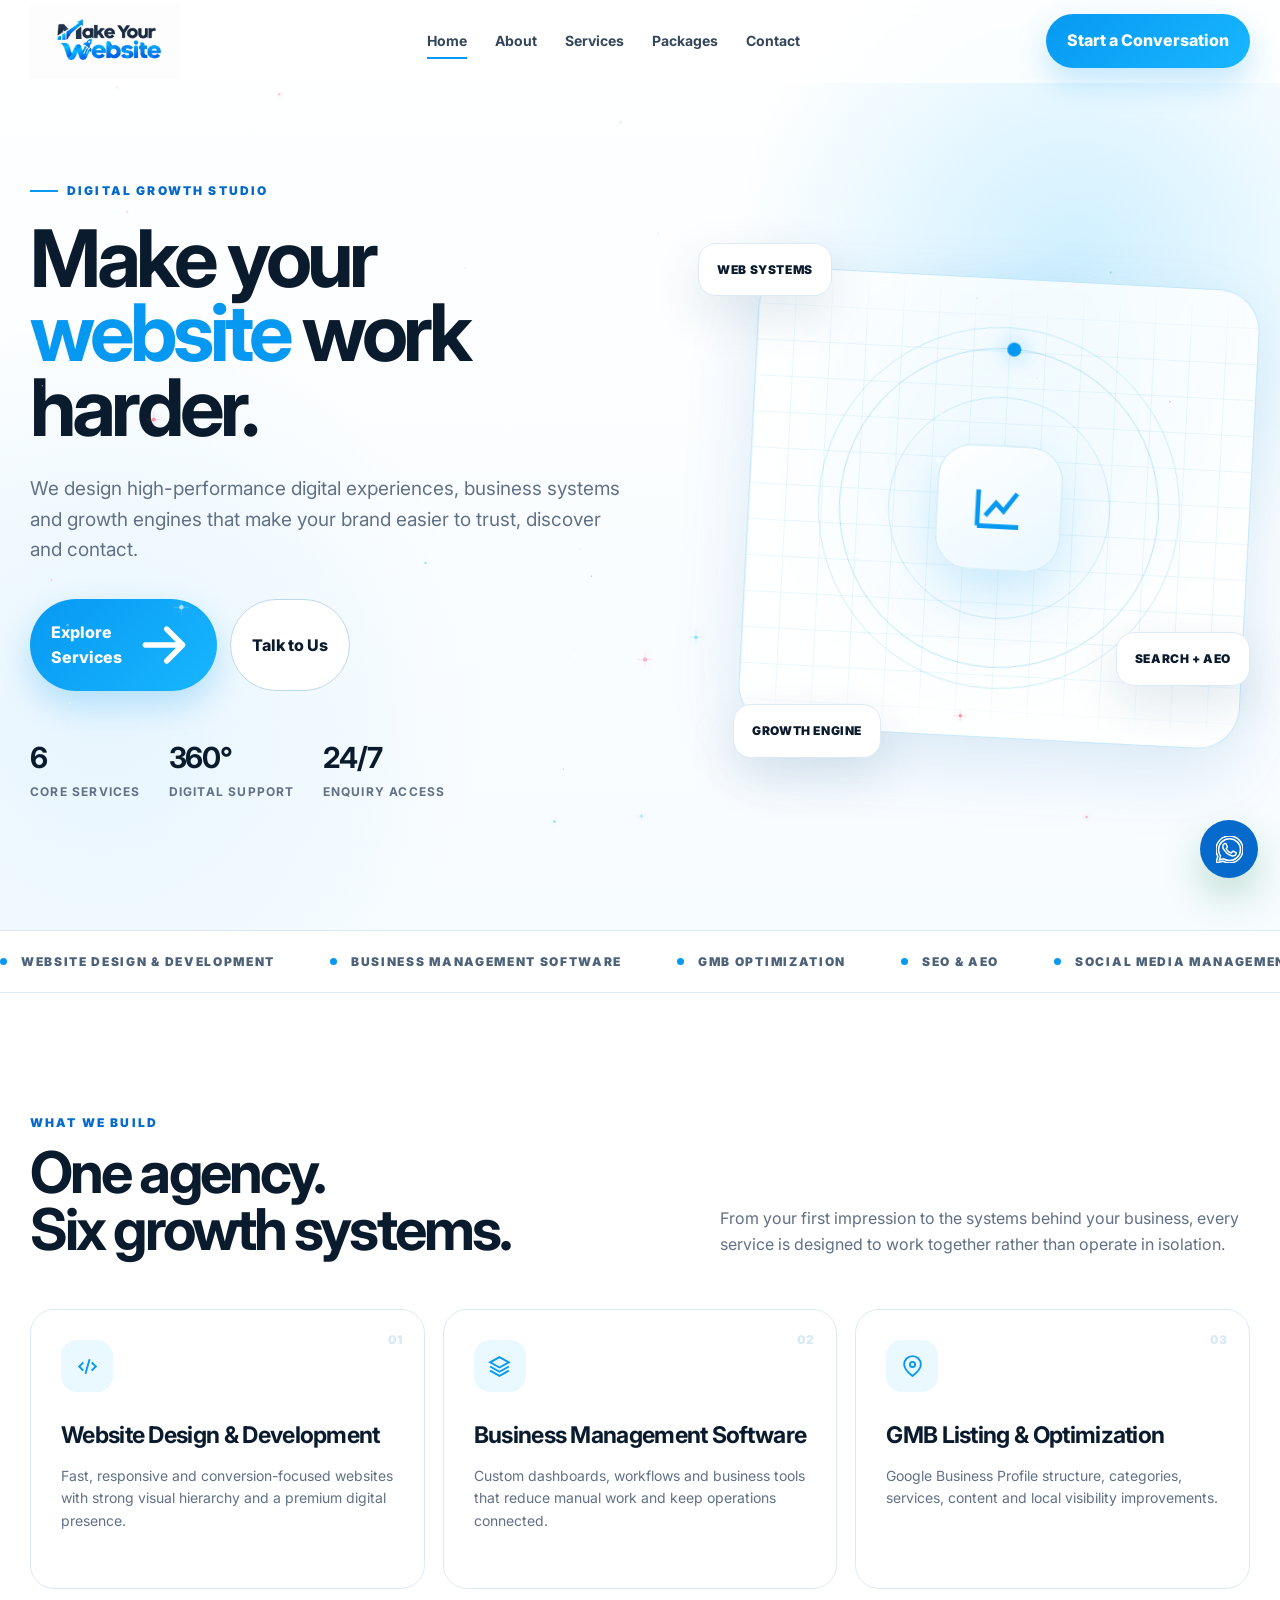
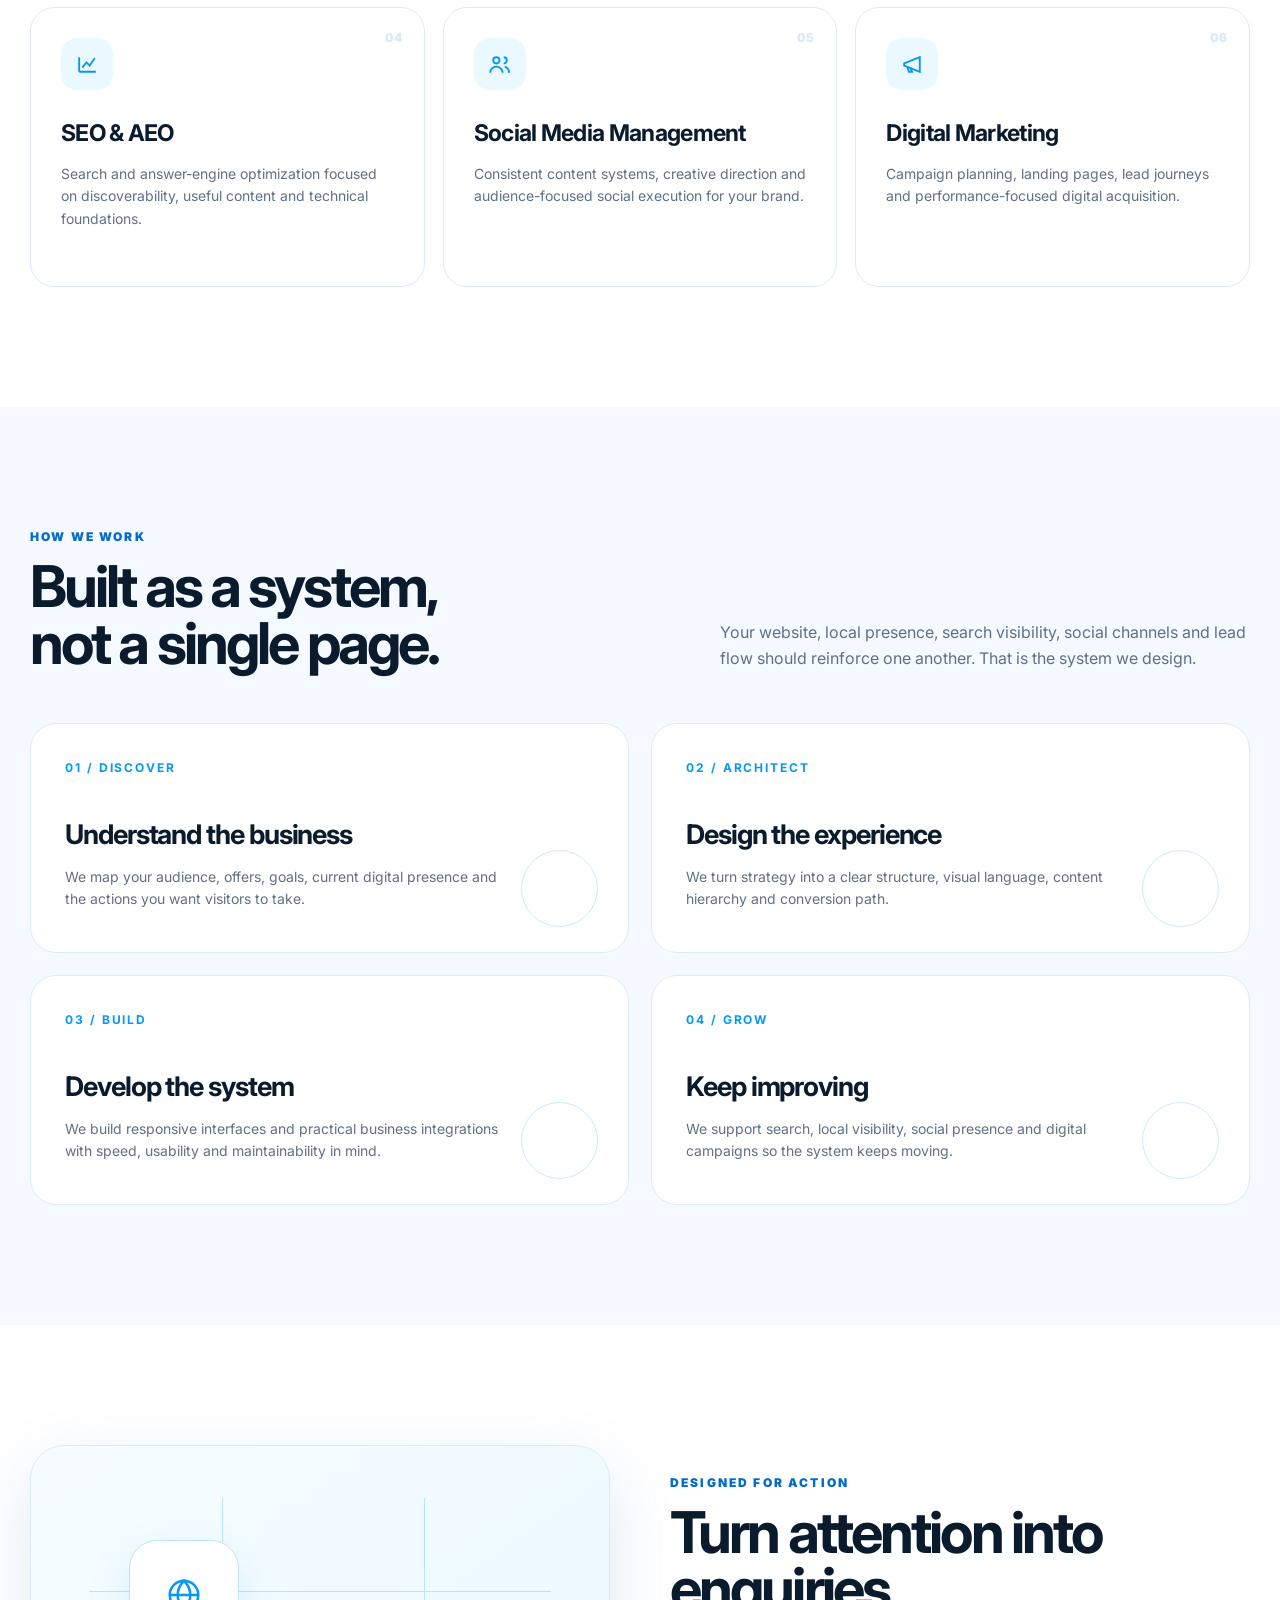
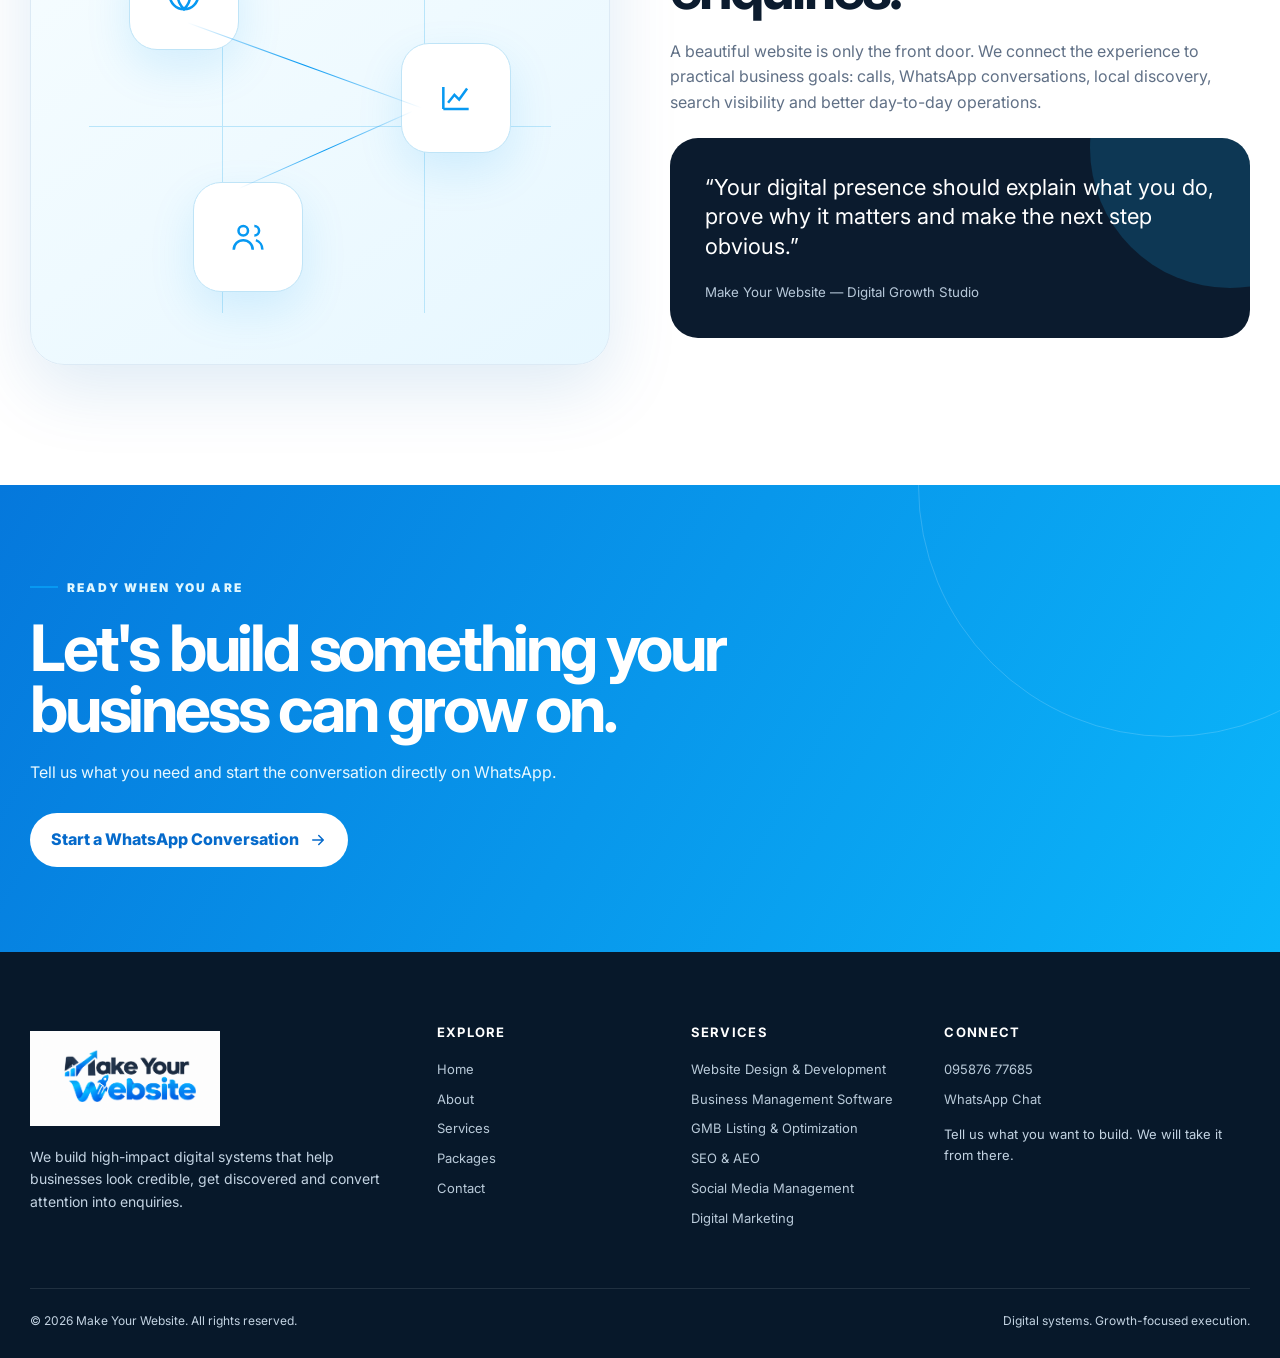
<file: index.html>
<!doctype html>
<html lang="en">
<head>
<meta charset="utf-8">
<meta name="viewport" content="width=device-width,initial-scale=1">
<title>Home | Make Your Website</title>
<meta name="description" content="Make Your Website builds modern websites, business software, Google Business Profile optimization, SEO, AEO, social media and digital marketing systems.">
<link rel="preconnect" href="https://fonts.googleapis.com">
<link rel="preconnect" href="https://fonts.gstatic.com" crossorigin>
<link href="https://fonts.googleapis.com/css2?family=Inter:wght@400;500;600;700;800;900&display=swap" rel="stylesheet">
<link rel="stylesheet" href="style.css">


</head>
<body>
<div class="cursor-glow"></div>

<header class="site-header">
  <div class="container nav">
    <a class="brand" href="index.html"><img src="assets/our-logo.png" alt="Make Your Website"></a>
    <nav class="nav-links">
      <a class="active" href="index.html">Home</a>
      <a href="about.html">About</a>
      <a href="services.html">Services</a>
      <a href="packages.html">Packages</a>
      <a href="contact.html">Contact</a>
    </nav>
    <a class="nav-cta" href="https://wa.me/919587677685?text=Hello%20Make%20Your%20Website%2C%20I%20want%20to%20discuss%20a%20project." target="_blank" rel="noopener">Start a Conversation</a>
    <button class="menu-toggle" aria-label="Open menu"><span></span><span></span><span></span></button>
  </div>
</header>


<main>
<section class="hero">
 <div class="container hero-grid">
  <div class="reveal">
   <div class="eyebrow">Digital Growth Studio</div>
   <h1>Make your <span>website</span> work harder.</h1>
   <p class="hero-copy">We design high-performance digital experiences, business systems and growth engines that make your brand easier to trust, discover and contact.</p>
   <div class="actions">
    <a class="btn btn-primary" href="services.html">
    Explore Services 
  <svg viewBox="0 0 24 24" fill="none" stroke="currentColor" stroke-width="2" stroke-linecap="round" stroke-linejoin="round">
    <path d="M5 12h13M13 6l6 6-6 6"/>
  </svg>
    </a>
    <a class="btn btn-outline" href="https://wa.me/919587677685?text=Hello%20Make%20Your%20Website%2C%20I%20want%20to%20discuss%20my%20business." target="_blank" rel="noopener">Talk to Us</a>
   </div>
   <div class="hero-meta">
    <div class="metric"><strong>6</strong><span>Core Services</span></div>
    <div class="metric"><strong>360°</strong><span>Digital Support</span></div>
    <div class="metric"><strong>24/7</strong><span>Enquiry Access</span></div>
   </div>
  </div>
  <div class="hero-art reveal">
   <div class="glow-orb"></div><div class="arch-card"><div class="grid-lines"></div><div class="orbit"><i></i></div>
    <div class="center-mark"><svg viewBox="0 0 24 24"><path d="M4 19V5M4 19h16"/><path d="m7 15 4-5 3 3 5-7"/></svg></div>
   </div>
   <div class="floating-card one">WEB SYSTEMS</div>
   <div class="floating-card two">SEARCH + AEO</div>
   <div class="floating-card three">GROWTH ENGINE</div>
  </div>
 </div>
</section>

<div class="ticker"><div class="ticker-track">
 <span class="ticker-item">Website Design & Development</span><span class="ticker-item">Business Management Software</span><span class="ticker-item">GMB Optimization</span><span class="ticker-item">SEO & AEO</span><span class="ticker-item">Social Media Management</span><span class="ticker-item">Digital Marketing</span>
 <span class="ticker-item">Website Design & Development</span><span class="ticker-item">Business Management Software</span><span class="ticker-item">GMB Optimization</span><span class="ticker-item">SEO & AEO</span><span class="ticker-item">Social Media Management</span><span class="ticker-item">Digital Marketing</span>
</div></div>

<section class="section">
 <div class="container">
  <div class="section-head reveal"><div><div class="section-kicker">What we build</div><h2>One agency.<br>Six growth systems.</h2></div><p class="section-intro">From your first impression to the systems behind your business, every service is designed to work together rather than operate in isolation.</p></div>
  <div class="service-grid">
   <article class="service-card reveal" id="web"><span class="num">01</span><div class="icon-box"><svg viewBox="0 0 24 24"><path d="m8 8-4 4 4 4M16 8l4 4-4 4M14 5l-4 14"/></svg></div><h3>Website Design & Development</h3><p>Fast, responsive and conversion-focused websites with strong visual hierarchy and a premium digital presence.</p></article>
   <article class="service-card reveal"><span class="num">02</span><div class="icon-box"><svg viewBox="0 0 24 24"><path d="m12 3 9 5-9 5-9-5 9-5Z"/><path d="m3 12 9 5 9-5M3 16l9 5 9-5"/></svg></div><h3>Business Management Software</h3><p>Custom dashboards, workflows and business tools that reduce manual work and keep operations connected.</p></article>
   <article class="service-card reveal"><span class="num">03</span><div class="icon-box"><svg viewBox="0 0 24 24"><path d="M20 10c0 5-8 11-8 11S4 15 4 10a8 8 0 1 1 16 0Z"/><circle cx="12" cy="10" r="2.5"/></svg></div><h3>GMB Listing & Optimization</h3><p>Google Business Profile structure, categories, services, content and local visibility improvements.</p></article>
   <article class="service-card reveal"><span class="num">04</span><div class="icon-box"><svg viewBox="0 0 24 24"><path d="M4 19V5M4 19h16"/><path d="m7 15 4-5 3 3 5-7"/></svg></div><h3>SEO & AEO</h3><p>Search and answer-engine optimization focused on discoverability, useful content and technical foundations.</p></article>
   <article class="service-card reveal"><span class="num">05</span><div class="icon-box"><svg viewBox="0 0 24 24"><circle cx="9" cy="8" r="3"/><path d="M3 20a6 6 0 0 1 12 0M16 11a3 3 0 1 0 0-6M17 14a6 6 0 0 1 4 6"/></svg></div><h3>Social Media Management</h3><p>Consistent content systems, creative direction and audience-focused social execution for your brand.</p></article>
   <article class="service-card reveal"><span class="num">06</span><div class="icon-box"><svg viewBox="0 0 24 24"><path d="m4 11 15-6v14L4 13v-2Z"/><path d="M7 14l1.5 5h3L10 15"/></svg></div><h3>Digital Marketing</h3><p>Campaign planning, landing pages, lead journeys and performance-focused digital acquisition.</p></article>
  </div>
 </div>
</section>

<section class="section section-soft">
 <div class="container">
  <div class="section-head reveal"><div><div class="section-kicker">How we work</div><h2>Built as a system,<br>not a single page.</h2></div><p class="section-intro">Your website, local presence, search visibility, social channels and lead flow should reinforce one another. That is the system we design.</p></div>
  <div class="process">
   <article class="process-card reveal"><strong>01 / DISCOVER</strong><h3>Understand the business</h3><p>We map your audience, offers, goals, current digital presence and the actions you want visitors to take.</p></article>
   <article class="process-card reveal"><strong>02 / ARCHITECT</strong><h3>Design the experience</h3><p>We turn strategy into a clear structure, visual language, content hierarchy and conversion path.</p></article>
   <article class="process-card reveal"><strong>03 / BUILD</strong><h3>Develop the system</h3><p>We build responsive interfaces and practical business integrations with speed, usability and maintainability in mind.</p></article>
   <article class="process-card reveal"><strong>04 / GROW</strong><h3>Keep improving</h3><p>We support search, local visibility, social presence and digital campaigns so the system keeps moving.</p></article>
  </div>
 </div>
</section>

<section class="section">
 <div class="container split">
  <div class="visual-panel reveal">
   <div class="line h h1"></div><div class="line h h2"></div><div class="line v v1"></div><div class="line v v2"></div>
   <div class="node a"><svg viewBox="0 0 24 24"><circle cx="12" cy="12" r="9"/><path d="M3 12h18M12 3c3 3 4 6 4 9s-1 6-4 9c-3-3-4-6-4-9s1-6 4-9z"/></svg></div><div class="node b"><svg viewBox="0 0 24 24"><path d="M4 19V5M4 19h16"/><path d="m7 15 4-5 3 3 5-7"/></svg></div><div class="node c"><svg viewBox="0 0 24 24"><circle cx="9" cy="8" r="3"/><path d="M3 20a6 6 0 0 1 12 0M16 11a3 3 0 1 0 0-6M17 14a6 6 0 0 1 4 6"/></svg></div>
   <div class="connector one"></div><div class="connector two"></div>
  </div>
  <div class="reveal">
   <div class="section-kicker">Designed for action</div><h2>Turn attention into enquiries.</h2>
   <p style="color:var(--muted);margin:22px 0">A beautiful website is only the front door. We connect the experience to practical business goals: calls, WhatsApp conversations, local discovery, search visibility and better day-to-day operations.</p>
   <div class="quote-box"><p>“Your digital presence should explain what you do, prove why it matters and make the next step obvious.”</p><small>Make Your Website — Digital Growth Studio</small></div>
  </div>
 </div>
</section>

<section class="cta-band">
 <div class="container">
  <div class="eyebrow" style="color:#dff7ff">Ready when you are</div>
  <h2>Let's build something your business can grow on.</h2>
  <p>Tell us what you need and start the conversation directly on WhatsApp.</p>
   <a class="btn btn-white" href="https://wa.me/919587677685?text=Hello%20Make%20Your%20Website%2C%20I%20want%20to%20start%20a%20project." target="_blank" rel="noopener">
  Start a WhatsApp Conversation 
  <svg viewBox="0 0 24 24" width="18" height="18" fill="none" stroke="currentColor" stroke-width="2" stroke-linecap="round" stroke-linejoin="round">
    <path d="M5 12h13M13 6l6 6-6 6"/>
  </svg>
</a>
</div>
</section>
</main>


<footer class="footer">
  <div class="container">
    <div class="footer-grid">
      <div>
        <a class="brand" href="index.html"><img src="assets/our-logo.png" alt="Make Your Website"></a>
        <p style="margin-top:20px;max-width:360px;font-size:14px">We build high-impact digital systems that help businesses look credible, get discovered and convert attention into enquiries.</p>
      </div>
      <div>
        <h4>Explore</h4>
        <a href="index.html">Home</a><a href="about.html">About</a><a href="services.html">Services</a><a href="packages.html">Packages</a><a href="contact.html">Contact</a>
      </div>
      <div>
        <h4>Services</h4>
        <a href="services.html#web">Website Design & Development</a>
        <a href="services.html#software">Business Management Software</a>
        <a href="services.html#gbp">GMB Listing & Optimization</a>
        <a href="services.html#seo">SEO & AEO</a>
        <a href="services.html#social">Social Media Management</a>
        <a href="services.html#marketing">Digital Marketing</a>
      </div>
      <div>
        <h4>Connect</h4>
        <a href="tel:+919587677685">095876 77685</a>
        <a href="https://wa.me/919587677685?text=Hello%20Make%20Your%20Website" target="_blank" rel="noopener">WhatsApp Chat</a>
        <p style="font-size:13px;margin-top:15px">Tell us what you want to build. We will take it from there.</p>
      </div>
    </div>
    <div class="footer-bottom"><span>© 2026 Make Your Website. All rights reserved.</span><span>Digital systems. Growth-focused execution.</span></div>
  </div>
</footer>
<a class="floating-wa" href="https://wa.me/919587677685?text=Hello%20Make%20Your%20Website%2C%20I%20want%20to%20start%20a%20project." target="_blank" rel="noopener" aria-label="Chat on WhatsApp">
  <svg viewBox="0 0 32 32" width="28" height="28" fill="currentColor" xmlns="http://www.w3.org/2000/svg">
    <path d="M16.004 0C7.164 0 0 7.163 0 16.002c0 2.822.738 5.577 2.14 8.003L0 32l8.2-2.153a15.94 15.94 0 0 0 7.803 2.05h.005c8.838 0 16-7.163 16-16.001 0-4.274-1.665-8.293-4.689-11.316A15.9 15.9 0 0 0 16.004 0zm0 29.088a12.9 12.9 0 0 1-6.607-1.81l-.474-.281-4.868 1.278 1.3-4.744-.309-.487a12.9 12.9 0 0 1-1.98-6.883c0-7.148 5.816-12.963 12.964-12.963 3.462 0 6.716 1.35 9.163 3.8a12.87 12.87 0 0 1 3.795 9.17c-.001 7.147-5.817 12.92-12.984 12.92zm7.106-9.695c-.389-.195-2.302-1.136-2.66-1.266-.357-.13-.617-.195-.877.195-.26.389-1.006 1.266-1.234 1.526-.227.26-.454.292-.843.098-.389-.195-1.643-.606-3.13-1.933-1.157-1.032-1.938-2.307-2.165-2.696-.227-.389-.024-.6.171-.794.176-.175.389-.454.584-.681.194-.227.259-.389.389-.649.13-.26.065-.487-.033-.681-.098-.195-.877-2.113-1.202-2.894-.316-.76-.638-.657-.877-.67-.227-.011-.487-.013-.746-.013a1.44 1.44 0 0 0-1.038.487c-.357.389-1.363 1.331-1.363 3.246 0 1.914 1.395 3.764 1.589 4.024.194.26 2.746 4.194 6.653 5.882.93.402 1.657.642 2.223.822.934.297 1.783.255 2.455.155.749-.112 2.302-.941 2.627-1.85.324-.909.324-1.688.227-1.85-.097-.163-.357-.26-.746-.454z"/>
  </svg>
</a>
<div class="toast" id="toast"></div>

<script src="script.js"></script>
</body>
</html>
</file>
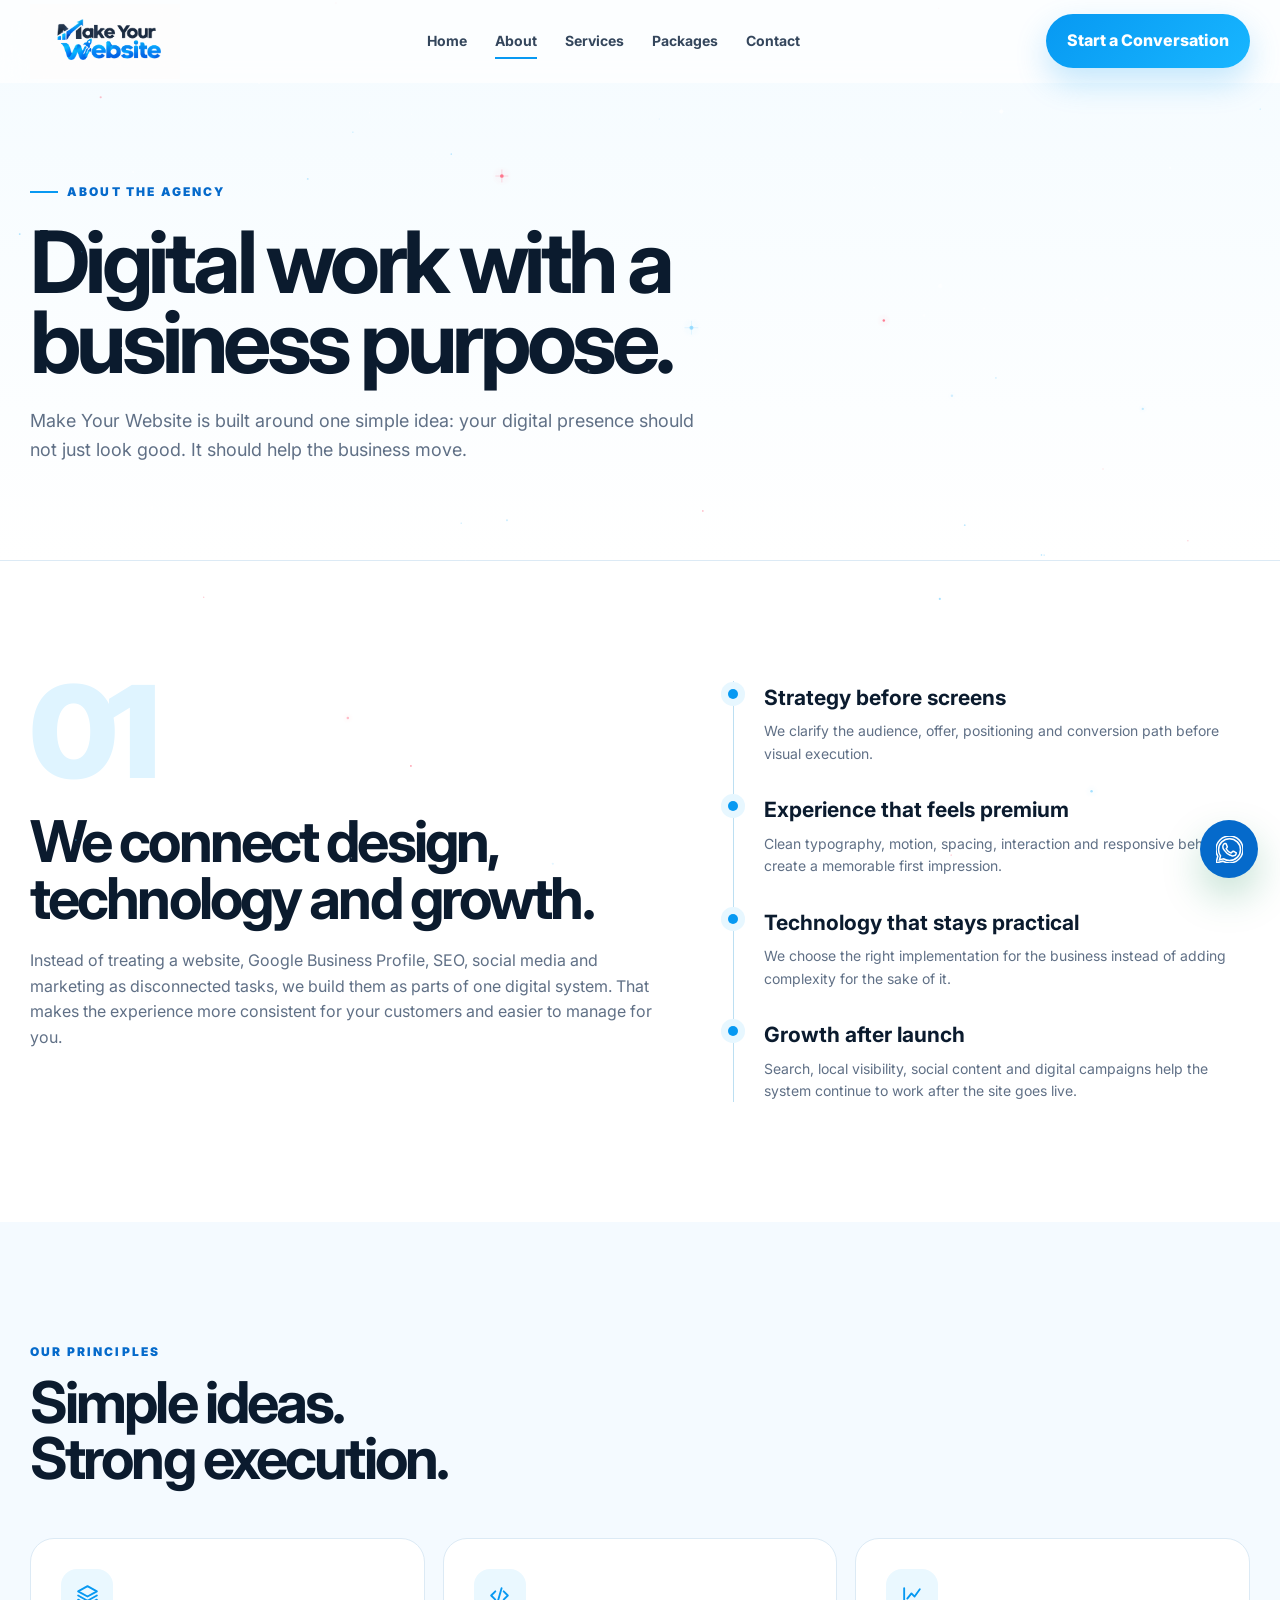
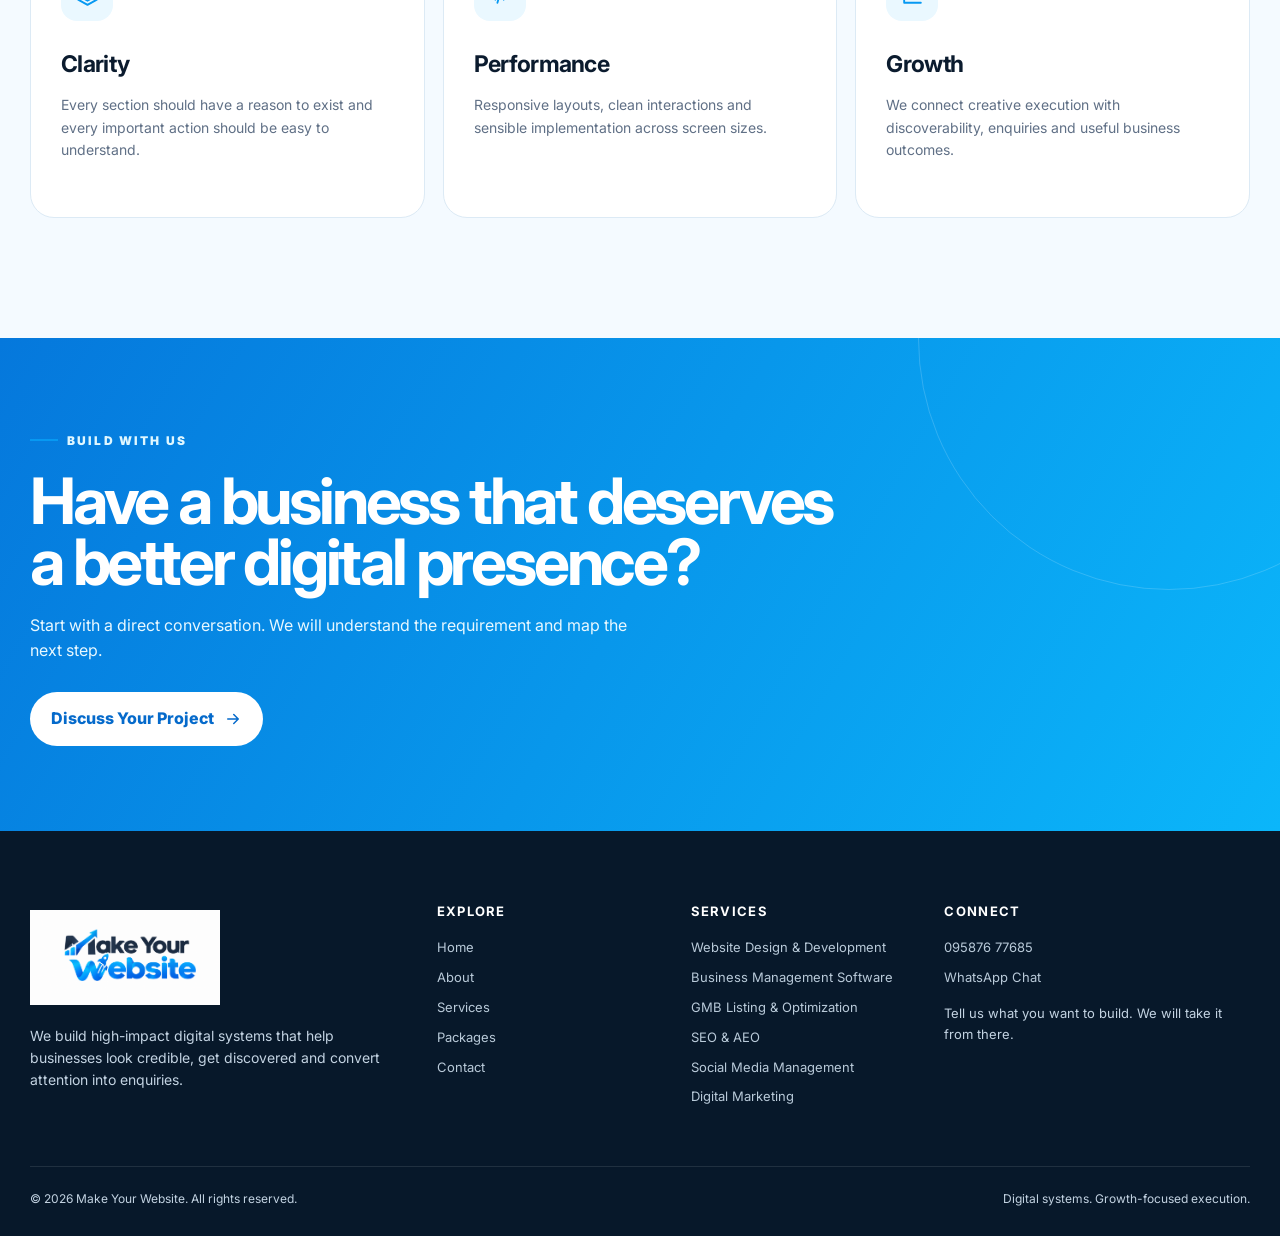
<file: about.html>
<!doctype html>
<html lang="en">
<head>
<meta charset="utf-8">
<meta name="viewport" content="width=device-width,initial-scale=1">
<title>About | Make Your Website</title>
<meta name="description" content="Make Your Website builds modern websites, business software, Google Business Profile optimization, SEO, AEO, social media and digital marketing systems.">
<link rel="preconnect" href="https://fonts.googleapis.com">
<link rel="preconnect" href="https://fonts.gstatic.com" crossorigin>
<link href="https://fonts.googleapis.com/css2?family=Inter:wght@400;500;600;700;800;900&display=swap" rel="stylesheet">
<link rel="stylesheet" href="style.css">
</head>
<body>
<div class="cursor-glow"></div>

<header class="site-header">
  <div class="container nav">
    <a class="brand" href="index.html"><img src="assets/our-logo.png" alt="Make Your Website"></a>
    <nav class="nav-links">
      <a href="index.html">Home</a>
      <a class="active" href="about.html">About</a>
      <a href="services.html">Services</a>
      <a href="packages.html">Packages</a>
      <a href="contact.html">Contact</a>
    </nav>
    <a class="nav-cta" href="https://wa.me/919587677685?text=Hello%20Make%20Your%20Website%2C%20I%20want%20to%20discuss%20a%20project." target="_blank" rel="noopener">Start a Conversation</a>
    <button class="menu-toggle" aria-label="Open menu"><span></span><span></span><span></span></button>
  </div>
</header>


<main>
<section class="page-hero"><div class="container reveal"><div class="eyebrow">About the agency</div><h1>Digital work with a business purpose.</h1><p>Make Your Website is built around one simple idea: your digital presence should not just look good. It should help the business move.</p></div></section>
<section class="section"><div class="container about-grid">
 <div class="reveal"><div class="big-number">01</div><h2 style="margin-top:30px">We connect design, technology and growth.</h2><p style="color:var(--muted);margin-top:22px">Instead of treating a website, Google Business Profile, SEO, social media and marketing as disconnected tasks, we build them as parts of one digital system. That makes the experience more consistent for your customers and easier to manage for you.</p></div>
 <div class="timeline reveal">
  <div class="timeline-item"><h3>Strategy before screens</h3><p>We clarify the audience, offer, positioning and conversion path before visual execution.</p></div>
  <div class="timeline-item"><h3>Experience that feels premium</h3><p>Clean typography, motion, spacing, interaction and responsive behaviour create a memorable first impression.</p></div>
  <div class="timeline-item"><h3>Technology that stays practical</h3><p>We choose the right implementation for the business instead of adding complexity for the sake of it.</p></div>
  <div class="timeline-item"><h3>Growth after launch</h3><p>Search, local visibility, social content and digital campaigns help the system continue to work after the site goes live.</p></div>
 </div>
</div></section>
<section class="section section-soft"><div class="container"><div class="section-head reveal"><div><div class="section-kicker">Our principles</div><h2>Simple ideas.<br>Strong execution.</h2></div></div>
<div class="service-grid">
 <article class="service-card reveal"><div class="icon-box"><svg viewBox="0 0 24 24" fill="none" stroke="currentColor" stroke-width="2" stroke-linecap="round" stroke-linejoin="round"><path d="m12 3 9 5-9 5-9-5 9-5Z"/><path d="m3 12 9 5 9-5M3 16l9 5 9-5"/></svg></div><h3>Clarity</h3><p>Every section should have a reason to exist and every important action should be easy to understand.</p></article>
 <article class="service-card reveal"><div class="icon-box"><svg viewBox="0 0 24 24" fill="none" stroke="currentColor" stroke-width="2" stroke-linecap="round" stroke-linejoin="round"><path d="m8 8-4 4 4 4M16 8l4 4-4 4M14 5l-4 14"/></svg></div><h3>Performance</h3><p>Responsive layouts, clean interactions and sensible implementation across screen sizes.</p></article>
 <article class="service-card reveal"><div class="icon-box"><svg viewBox="0 0 24 24" fill="none" stroke="currentColor" stroke-width="2" stroke-linecap="round" stroke-linejoin="round"><path d="M4 19V5M4 19h16"/><path d="m7 15 4-5 3 3 5-7"/></svg></div><h3>Growth</h3><p>We connect creative execution with discoverability, enquiries and useful business outcomes.</p></article>
</div></div></section>
 <section class="cta-band">
  <div class="container">
    <div class="eyebrow" style="color:#dff7ff">Build with us</div>
    <h2>Have a business that deserves a better digital presence?</h2>
    <p>Start with a direct conversation. We will understand the requirement and map the next step.</p>
    <a class="btn btn-white" href="contact.html">
      Discuss Your Project
      <svg viewBox="0 0 24 24" width="18" height="18" fill="none" stroke="currentColor" stroke-width="2" stroke-linecap="round" stroke-linejoin="round">
        <path d="M5 12h13M13 6l6 6-6 6"/>
      </svg>
    </a>
  </div>
</section>
</main>


<footer class="footer">
  <div class="container">
    <div class="footer-grid">
      <div>
        <a class="brand" href="index.html"><img src="assets/our-logo.png" alt="Make Your Website"></a>
        <p style="margin-top:20px;max-width:360px;font-size:14px">We build high-impact digital systems that help businesses look credible, get discovered and convert attention into enquiries.</p>
      </div>
      <div>
        <h4>Explore</h4>
        <a href="index.html">Home</a><a href="about.html">About</a><a href="services.html">Services</a><a href="packages.html">Packages</a><a href="contact.html">Contact</a>
      </div>
      <div>
        <h4>Services</h4>
        <a href="services.html#web">Website Design & Development</a>
        <a href="services.html#software">Business Management Software</a>
        <a href="services.html#gbp">GMB Listing & Optimization</a>
        <a href="services.html#seo">SEO & AEO</a>
        <a href="services.html#social">Social Media Management</a>
        <a href="services.html#marketing">Digital Marketing</a>
      </div>
      <div>
        <h4>Connect</h4>
        <a href="tel:+919587677685">095876 77685</a>
        <a href="https://wa.me/919587677685?text=Hello%20Make%20Your%20Website" target="_blank" rel="noopener">WhatsApp Chat</a>
        <p style="font-size:13px;margin-top:15px">Tell us what you want to build. We will take it from there.</p>
      </div>
    </div>
    <div class="footer-bottom"><span>© 2026 Make Your Website. All rights reserved.</span><span>Digital systems. Growth-focused execution.</span></div>
  </div>
</footer>
<a class="floating-wa" href="https://wa.me/919587677685?text=Hello%20Make%20Your%20Website%2C%20I%20want%20to%20start%20a%20project." target="_blank" rel="noopener" aria-label="Chat on WhatsApp">
  <svg viewBox="0 0 32 32" width="28" height="28" fill="currentColor" xmlns="http://www.w3.org/2000/svg">
    <path d="M16.004 0C7.164 0 0 7.163 0 16.002c0 2.822.738 5.577 2.14 8.003L0 32l8.2-2.153a15.94 15.94 0 0 0 7.803 2.05h.005c8.838 0 16-7.163 16-16.001 0-4.274-1.665-8.293-4.689-11.316A15.9 15.9 0 0 0 16.004 0zm0 29.088a12.9 12.9 0 0 1-6.607-1.81l-.474-.281-4.868 1.278 1.3-4.744-.309-.487a12.9 12.9 0 0 1-1.98-6.883c0-7.148 5.816-12.963 12.964-12.963 3.462 0 6.716 1.35 9.163 3.8a12.87 12.87 0 0 1 3.795 9.17c-.001 7.147-5.817 12.92-12.984 12.92zm7.106-9.695c-.389-.195-2.302-1.136-2.66-1.266-.357-.13-.617-.195-.877.195-.26.389-1.006 1.266-1.234 1.526-.227.26-.454.292-.843.098-.389-.195-1.643-.606-3.13-1.933-1.157-1.032-1.938-2.307-2.165-2.696-.227-.389-.024-.6.171-.794.176-.175.389-.454.584-.681.194-.227.259-.389.389-.649.13-.26.065-.487-.033-.681-.098-.195-.877-2.113-1.202-2.894-.316-.76-.638-.657-.877-.67-.227-.011-.487-.013-.746-.013a1.44 1.44 0 0 0-1.038.487c-.357.389-1.363 1.331-1.363 3.246 0 1.914 1.395 3.764 1.589 4.024.194.26 2.746 4.194 6.653 5.882.93.402 1.657.642 2.223.822.934.297 1.783.255 2.455.155.749-.112 2.302-.941 2.627-1.85.324-.909.324-1.688.227-1.85-.097-.163-.357-.26-.746-.454z"/>
  </svg>
</a>
<div class="toast" id="toast"></div>

<script src="script.js"></script>
</body>
</html>
</file>
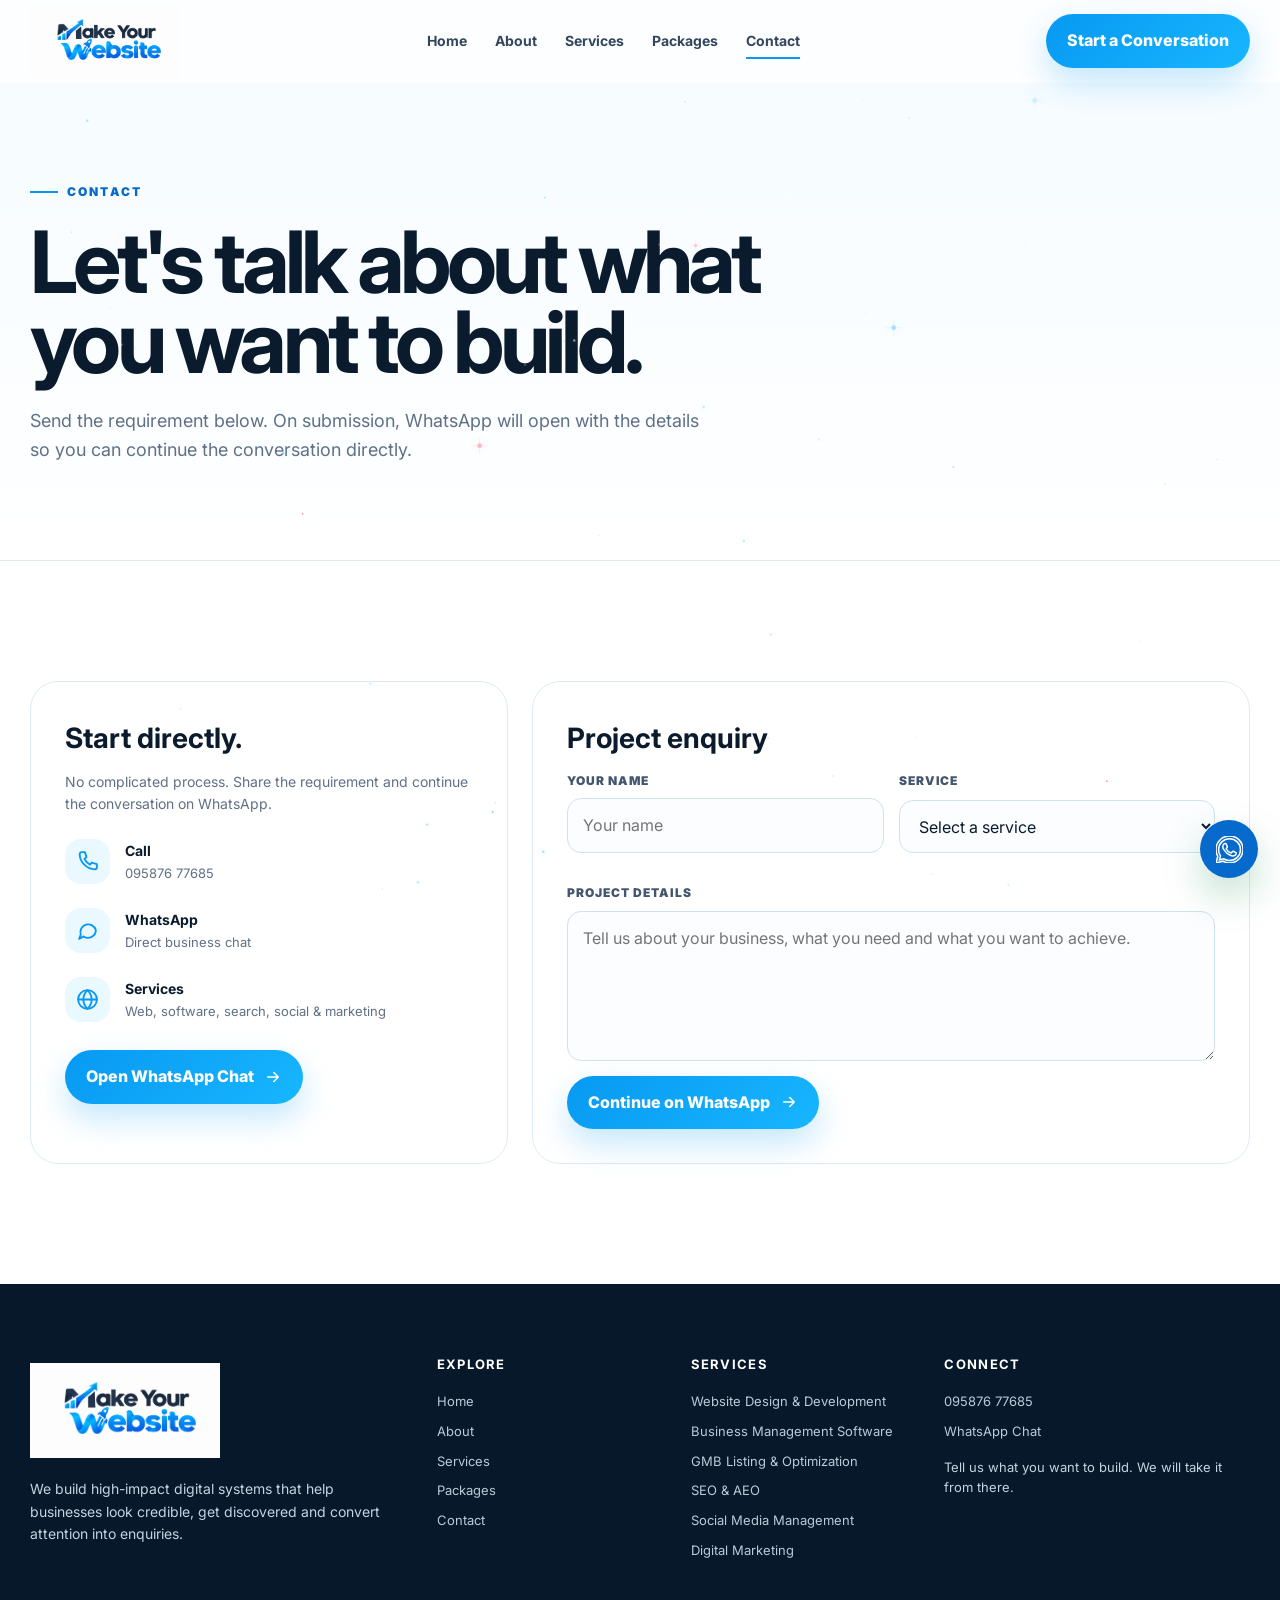
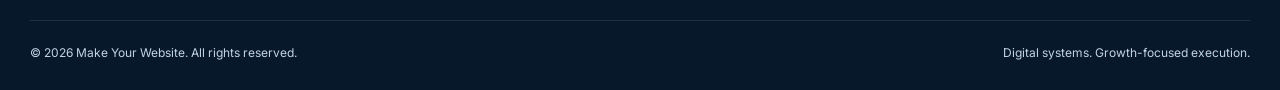
<file: contact.html>
<!doctype html>
<html lang="en">
<head>
<meta charset="utf-8">
<meta name="viewport" content="width=device-width,initial-scale=1">
<title>Contact | Make Your Website</title>
<meta name="description" content="Make Your Website builds modern websites, business software, Google Business Profile optimization, SEO, AEO, social media and digital marketing systems.">
<link rel="preconnect" href="https://fonts.googleapis.com">
<link rel="preconnect" href="https://fonts.gstatic.com" crossorigin>
<link href="https://fonts.googleapis.com/css2?family=Inter:wght@400;500;600;700;800;900&display=swap" rel="stylesheet">
<link rel="stylesheet" href="style.css">
</head>
<body>
<div class="cursor-glow"></div>

<header class="site-header">
  <div class="container nav">
    <a class="brand" href="index.html"><img src="assets/our-logo.png" alt="Make Your Website"></a>
    <nav class="nav-links">
      <a href="index.html">Home</a>
      <a href="about.html">About</a>
      <a href="services.html">Services</a>
      <a href="packages.html">Packages</a>
      <a class="active" href="contact.html">Contact</a>
    </nav>
    <a class="nav-cta" href="https://wa.me/919587677685?text=Hello%20Make%20Your%20Website%2C%20I%20want%20to%20discuss%20a%20project." target="_blank" rel="noopener">Start a Conversation</a>
    <button class="menu-toggle" aria-label="Open menu"><span></span><span></span><span></span></button>
  </div>
</header>


<main>
<section class="page-hero"><div class="container reveal"><div class="eyebrow">Contact</div><h1>Let's talk about what you want to build.</h1><p>Send the requirement below. On submission, WhatsApp will open with the details so you can continue the conversation directly.</p></div></section>
<section class="section"><div class="container contact-grid">
 <div class="contact-card reveal"><h3>Start directly.</h3><p>No complicated process. Share the requirement and continue the conversation on WhatsApp.</p>
  <div class="contact-item"><div class="icon-box"><svg viewBox="0 0 24 24" fill="none" stroke="currentColor" stroke-width="2" stroke-linecap="round" stroke-linejoin="round"><path d="M6.5 3h3l1.5 5-2 1.5a16 16 0 0 0 5.5 5.5l1.5-2 5 1.5v3c0 1.1-.9 2-2 2C11.5 19.5 4.5 12.5 4.5 5c0-1.1.9-2 2-2Z"/></svg></div><div><strong>Call</strong><span>095876 77685</span></div></div>
  <div class="contact-item"><div class="icon-box"><svg viewBox="0 0 24 24" fill="none" stroke="currentColor" stroke-width="2" stroke-linecap="round" stroke-linejoin="round"><path d="M20 11.5a7.5 7.5 0 0 1-11.7 6.2L4 20l1.5-4.1A7.5 7.5 0 1 1 20 11.5Z"/></svg></div><div><strong>WhatsApp</strong><span>Direct business chat</span></div></div>
  <div class="contact-item"><div class="icon-box"><svg viewBox="0 0 24 24" fill="none" stroke="currentColor" stroke-width="2" stroke-linecap="round" stroke-linejoin="round"><circle cx="12" cy="12" r="9"/><path d="M3 12h18M12 3c3 3 4 6 4 9s-1 6-4 9c-3-3-4-6-4-9s1-6 4-9z"/></svg></div><div><strong>Services</strong><span>Web, software, search, social & marketing</span></div></div>
  <a class="btn btn-primary" style="margin-top:28px" href="https://wa.me/919587677685?text=Hello%20Make%20Your%20Website%2C%20I%20want%20to%20discuss%20a%20project." target="_blank" rel="noopener">Open WhatsApp Chat <svg viewBox="0 0 24 24" width="18" height="18" fill="none" stroke="currentColor" stroke-width="2" stroke-linecap="round" stroke-linejoin="round"><path d="M5 12h13M13 6l6 6-6 6"/></svg></a>
 </div>
 <div class="contact-card reveal"><h3>Project enquiry</h3><form class="whatsapp-form"><div class="form-grid">
   <div class="field"><label>Your name</label><input name="name" required placeholder="Your name"></div>
   <div class="field"><label>Service</label><select name="service" required><option value="">Select a service</option><option>Website Design & Development</option><option>Business Management Software</option><option>GMB Listing & Optimization</option><option>SEO & AEO</option><option>Social Media Management</option><option>Digital Marketing</option><option>Custom Requirement</option></select></div>
   <div class="field full"><label>Project details</label><textarea name="details" required placeholder="Tell us about your business, what you need and what you want to achieve."></textarea></div>
  </div><button class="btn btn-primary" type="submit">Continue on WhatsApp <svg viewBox="0 0 24 24" width="18" height="18" fill="none" stroke="currentColor" stroke-width="2" stroke-linecap="round" stroke-linejoin="round"><path d="M5 12h13M13 6l6 6-6 6"/></svg></button></form></div>
 </div>
</section>
</main>


<footer class="footer">
  <div class="container">
    <div class="footer-grid">
      <div>
        <a class="brand" href="index.html"><img src="assets/our-logo.png" alt="Make Your Website"></a>
        <p style="margin-top:20px;max-width:360px;font-size:14px">We build high-impact digital systems that help businesses look credible, get discovered and convert attention into enquiries.</p>
      </div>
      <div>
        <h4>Explore</h4>
        <a href="index.html">Home</a><a href="about.html">About</a><a href="services.html">Services</a><a href="packages.html">Packages</a><a href="contact.html">Contact</a>
      </div>
      <div>
        <h4>Services</h4>
        <a href="services.html#web">Website Design & Development</a>
        <a href="services.html#software">Business Management Software</a>
        <a href="services.html#gbp">GMB Listing & Optimization</a>
        <a href="services.html#seo">SEO & AEO</a>
        <a href="services.html#social">Social Media Management</a>
        <a href="services.html#marketing">Digital Marketing</a>
      </div>
      <div>
        <h4>Connect</h4>
        <a href="tel:+919587677685">095876 77685</a>
        <a href="https://wa.me/919587677685?text=Hello%20Make%20Your%20Website" target="_blank" rel="noopener">WhatsApp Chat</a>
        <p style="font-size:13px;margin-top:15px">Tell us what you want to build. We will take it from there.</p>
      </div>
    </div>
    <div class="footer-bottom"><span>© 2026 Make Your Website. All rights reserved.</span><span>Digital systems. Growth-focused execution.</span></div>
  </div>
</footer>
<a class="floating-wa" href="https://wa.me/919587677685?text=Hello%20Make%20Your%20Website%2C%20I%20want%20to%20start%20a%20project." target="_blank" rel="noopener" aria-label="Chat on WhatsApp">
  <svg viewBox="0 0 32 32" width="28" height="28" fill="currentColor" xmlns="http://www.w3.org/2000/svg">
    <path d="M16.004 0C7.164 0 0 7.163 0 16.002c0 2.822.738 5.577 2.14 8.003L0 32l8.2-2.153a15.94 15.94 0 0 0 7.803 2.05h.005c8.838 0 16-7.163 16-16.001 0-4.274-1.665-8.293-4.689-11.316A15.9 15.9 0 0 0 16.004 0zm0 29.088a12.9 12.9 0 0 1-6.607-1.81l-.474-.281-4.868 1.278 1.3-4.744-.309-.487a12.9 12.9 0 0 1-1.98-6.883c0-7.148 5.816-12.963 12.964-12.963 3.462 0 6.716 1.35 9.163 3.8a12.87 12.87 0 0 1 3.795 9.17c-.001 7.147-5.817 12.92-12.984 12.92zm7.106-9.695c-.389-.195-2.302-1.136-2.66-1.266-.357-.13-.617-.195-.877.195-.26.389-1.006 1.266-1.234 1.526-.227.26-.454.292-.843.098-.389-.195-1.643-.606-3.13-1.933-1.157-1.032-1.938-2.307-2.165-2.696-.227-.389-.024-.6.171-.794.176-.175.389-.454.584-.681.194-.227.259-.389.389-.649.13-.26.065-.487-.033-.681-.098-.195-.877-2.113-1.202-2.894-.316-.76-.638-.657-.877-.67-.227-.011-.487-.013-.746-.013a1.44 1.44 0 0 0-1.038.487c-.357.389-1.363 1.331-1.363 3.246 0 1.914 1.395 3.764 1.589 4.024.194.26 2.746 4.194 6.653 5.882.93.402 1.657.642 2.223.822.934.297 1.783.255 2.455.155.749-.112 2.302-.941 2.627-1.85.324-.909.324-1.688.227-1.85-.097-.163-.357-.26-.746-.454z"/>
  </svg>
</a>
<div class="toast" id="toast"></div>

<script src="script.js"></script>
</body>
</html>
</file>
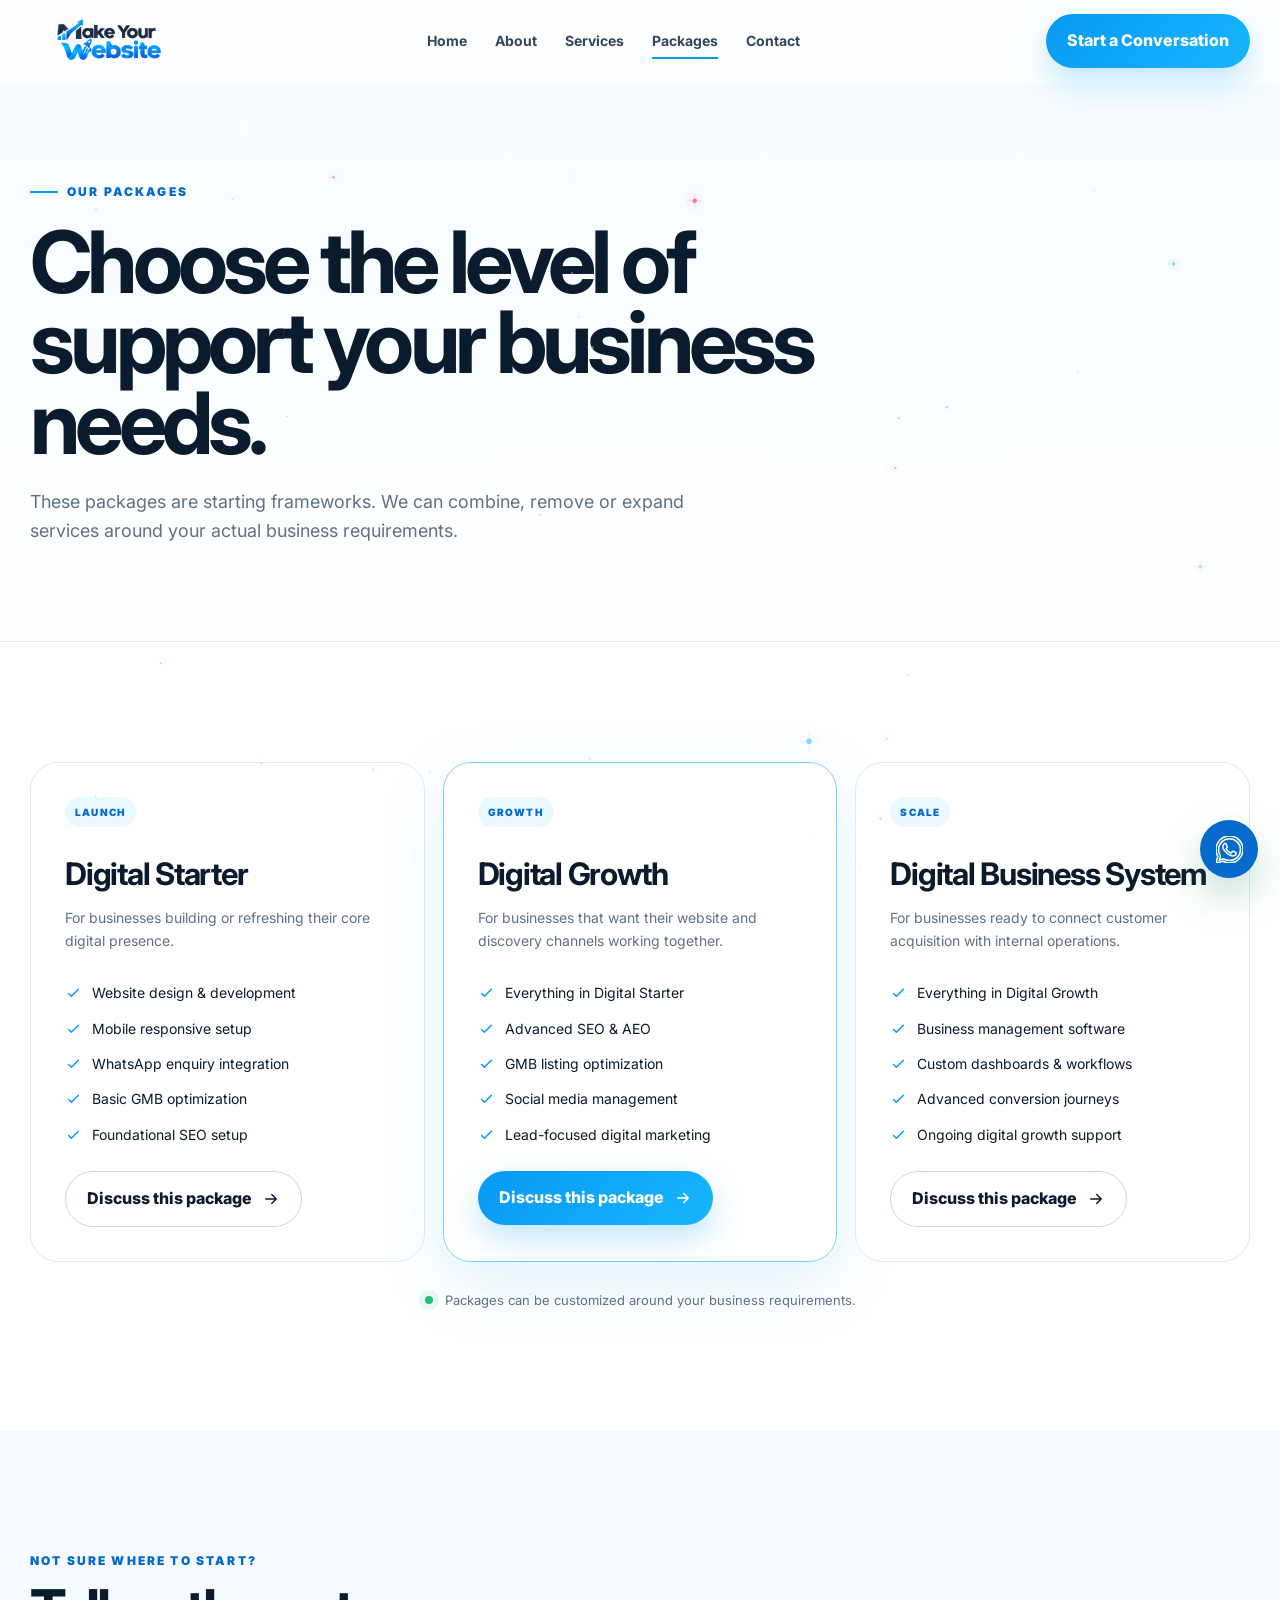
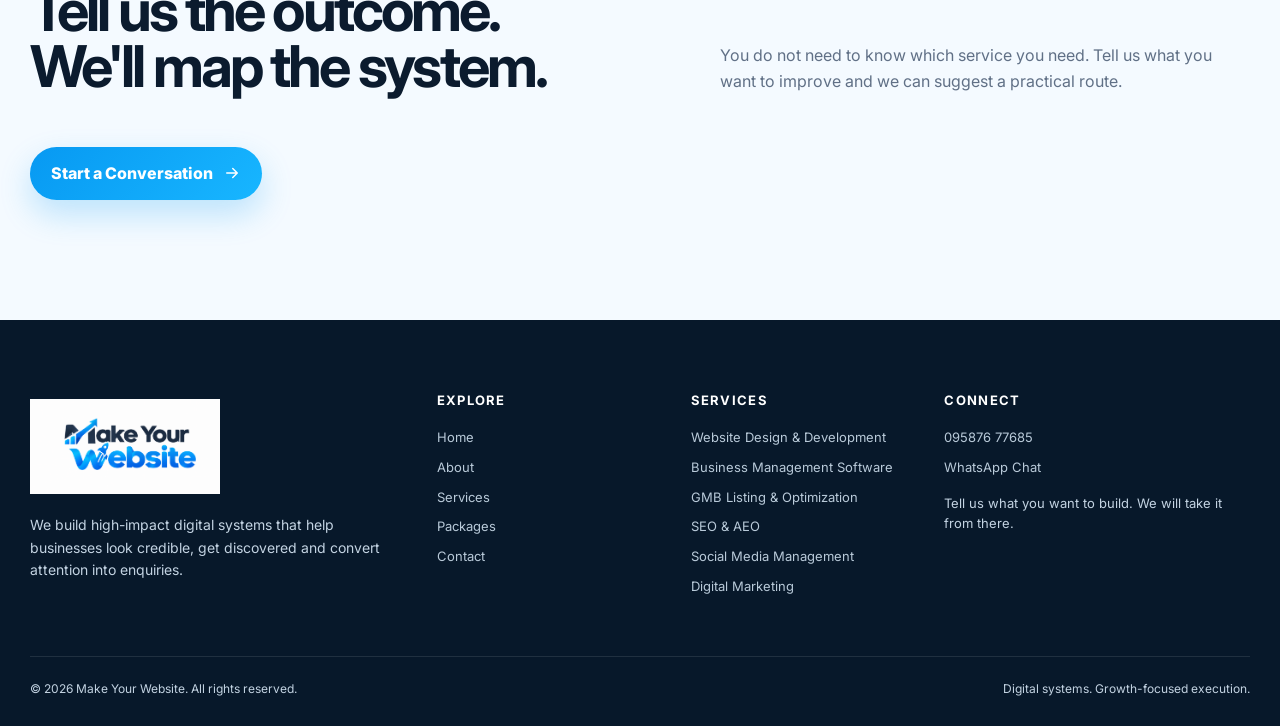
<file: packages.html>
<!doctype html>
<html lang="en">
<head>
<meta charset="utf-8">
<meta name="viewport" content="width=device-width,initial-scale=1">
<title>Packages | Make Your Website</title>
<meta name="description" content="Make Your Website builds modern websites, business software, Google Business Profile optimization, SEO, AEO, social media and digital marketing systems.">
<link rel="preconnect" href="https://fonts.googleapis.com">
<link rel="preconnect" href="https://fonts.gstatic.com" crossorigin>
<link href="https://fonts.googleapis.com/css2?family=Inter:wght@400;500;600;700;800;900&display=swap" rel="stylesheet">
<link rel="stylesheet" href="style.css">
</head>
<body>
<div class="cursor-glow"></div>

<header class="site-header">
  <div class="container nav">
    <a class="brand" href="index.html"><img src="assets/our-logo.png" alt="Make Your Website"></a>
    <nav class="nav-links">
      <a href="index.html">Home</a>
      <a href="about.html">About</a>
      <a href="services.html">Services</a>
      <a class="active" href="packages.html">Packages</a>
      <a href="contact.html">Contact</a>
    </nav>
    <a class="nav-cta" href="https://wa.me/919587677685?text=Hello%20Make%20Your%20Website%2C%20I%20want%20to%20discuss%20a%20project." target="_blank" rel="noopener">Start a Conversation</a>
    <button class="menu-toggle" aria-label="Open menu"><span></span><span></span><span></span></button>
  </div>
</header>


<main>
<section class="page-hero"><div class="container reveal"><div class="eyebrow">Our packages</div><h1>Choose the level of support your business needs.</h1><p>These packages are starting frameworks. We can combine, remove or expand services around your actual business requirements.</p></div></section>
<section class="section"><div class="container">
 <div class="packages">
  <article class="package reveal"><span class="package-tag">Launch</span><h3>Digital Starter</h3><p>For businesses building or refreshing their core digital presence.</p><ul>
   <li><svg viewBox="0 0 24 24" fill="none" stroke="currentColor" stroke-width="2" stroke-linecap="round" stroke-linejoin="round"><path d="m5 12 4 4L19 6"/></svg> Website design & development</li><li><svg viewBox="0 0 24 24" fill="none" stroke="currentColor" stroke-width="2" stroke-linecap="round" stroke-linejoin="round"><path d="m5 12 4 4L19 6"/></svg> Mobile responsive setup</li><li><svg viewBox="0 0 24 24" fill="none" stroke="currentColor" stroke-width="2" stroke-linecap="round" stroke-linejoin="round"><path d="m5 12 4 4L19 6"/></svg> WhatsApp enquiry integration</li><li><svg viewBox="0 0 24 24" fill="none" stroke="currentColor" stroke-width="2" stroke-linecap="round" stroke-linejoin="round"><path d="m5 12 4 4L19 6"/></svg> Basic GMB optimization</li><li><svg viewBox="0 0 24 24" fill="none" stroke="currentColor" stroke-width="2" stroke-linecap="round" stroke-linejoin="round"><path d="m5 12 4 4L19 6"/></svg> Foundational SEO setup</li>
  </ul><button class="btn btn-outline" data-wa="Digital Starter Package">Discuss this package <svg viewBox="0 0 24 24" width="18" height="18" fill="none" stroke="currentColor" stroke-width="2" stroke-linecap="round" stroke-linejoin="round"><path d="M5 12h13M13 6l6 6-6 6"/></svg></button></article>
  <article class="package featured reveal"><span class="package-tag">Growth</span><h3>Digital Growth</h3><p>For businesses that want their website and discovery channels working together.</p><ul>
   <li><svg viewBox="0 0 24 24" fill="none" stroke="currentColor" stroke-width="2" stroke-linecap="round" stroke-linejoin="round"><path d="m5 12 4 4L19 6"/></svg> Everything in Digital Starter</li><li><svg viewBox="0 0 24 24" fill="none" stroke="currentColor" stroke-width="2" stroke-linecap="round" stroke-linejoin="round"><path d="m5 12 4 4L19 6"/></svg> Advanced SEO & AEO</li><li><svg viewBox="0 0 24 24" fill="none" stroke="currentColor" stroke-width="2" stroke-linecap="round" stroke-linejoin="round"><path d="m5 12 4 4L19 6"/></svg> GMB listing optimization</li><li><svg viewBox="0 0 24 24" fill="none" stroke="currentColor" stroke-width="2" stroke-linecap="round" stroke-linejoin="round"><path d="m5 12 4 4L19 6"/></svg> Social media management</li><li><svg viewBox="0 0 24 24" fill="none" stroke="currentColor" stroke-width="2" stroke-linecap="round" stroke-linejoin="round"><path d="m5 12 4 4L19 6"/></svg> Lead-focused digital marketing</li>
  </ul><button class="btn btn-primary" data-wa="Digital Growth Package">Discuss this package <svg viewBox="0 0 24 24" width="18" height="18" fill="none" stroke="currentColor" stroke-width="2" stroke-linecap="round" stroke-linejoin="round"><path d="M5 12h13M13 6l6 6-6 6"/></svg></button></article>
  <article class="package reveal"><span class="package-tag">Scale</span><h3>Digital Business System</h3><p>For businesses ready to connect customer acquisition with internal operations.</p><ul>
   <li><svg viewBox="0 0 24 24" fill="none" stroke="currentColor" stroke-width="2" stroke-linecap="round" stroke-linejoin="round"><path d="m5 12 4 4L19 6"/></svg> Everything in Digital Growth</li><li><svg viewBox="0 0 24 24" fill="none" stroke="currentColor" stroke-width="2" stroke-linecap="round" stroke-linejoin="round"><path d="m5 12 4 4L19 6"/></svg> Business management software</li><li><svg viewBox="0 0 24 24" fill="none" stroke="currentColor" stroke-width="2" stroke-linecap="round" stroke-linejoin="round"><path d="m5 12 4 4L19 6"/></svg> Custom dashboards & workflows</li><li><svg viewBox="0 0 24 24" fill="none" stroke="currentColor" stroke-width="2" stroke-linecap="round" stroke-linejoin="round"><path d="m5 12 4 4L19 6"/></svg> Advanced conversion journeys</li><li><svg viewBox="0 0 24 24" fill="none" stroke="currentColor" stroke-width="2" stroke-linecap="round" stroke-linejoin="round"><path d="m5 12 4 4L19 6"/></svg> Ongoing digital growth support</li>
  </ul><button class="btn btn-outline" data-wa="Digital Business System Package">Discuss this package <svg viewBox="0 0 24 24" width="18" height="18" fill="none" stroke="currentColor" stroke-width="2" stroke-linecap="round" stroke-linejoin="round"><path d="M5 12h13M13 6l6 6-6 6"/></svg></button></article>
 </div>
 <div class="marquee-note"><span></span> Packages can be customized around your business requirements.</div>
</div></section>
<section class="section section-soft"><div class="container"><div class="section-head reveal"><div><div class="section-kicker">Not sure where to start?</div><h2>Tell us the outcome.<br>We'll map the system.</h2></div><p class="section-intro">You do not need to know which service you need. Tell us what you want to improve and we can suggest a practical route.</p></div><a class="btn btn-primary" href="contact.html">Start a Conversation <svg viewBox="0 0 24 24" width="18" height="18" fill="none" stroke="currentColor" stroke-width="2" stroke-linecap="round" stroke-linejoin="round"><path d="M5 12h13M13 6l6 6-6 6"/></svg></a></div></section>
</main>


<footer class="footer">
  <div class="container">
    <div class="footer-grid">
      <div>
        <a class="brand" href="index.html"><img src="assets/our-logo.png" alt="Make Your Website"></a>
        <p style="margin-top:20px;max-width:360px;font-size:14px">We build high-impact digital systems that help businesses look credible, get discovered and convert attention into enquiries.</p>
      </div>
      <div>
        <h4>Explore</h4>
        <a href="index.html">Home</a><a href="about.html">About</a><a href="services.html">Services</a><a href="packages.html">Packages</a><a href="contact.html">Contact</a>
      </div>
      <div>
        <h4>Services</h4>
        <a href="services.html#web">Website Design & Development</a>
        <a href="services.html#software">Business Management Software</a>
        <a href="services.html#gbp">GMB Listing & Optimization</a>
        <a href="services.html#seo">SEO & AEO</a>
        <a href="services.html#social">Social Media Management</a>
        <a href="services.html#marketing">Digital Marketing</a>
      </div>
      <div>
        <h4>Connect</h4>
        <a href="tel:+919587677685">095876 77685</a>
        <a href="https://wa.me/919587677685?text=Hello%20Make%20Your%20Website" target="_blank" rel="noopener">WhatsApp Chat</a>
        <p style="font-size:13px;margin-top:15px">Tell us what you want to build. We will take it from there.</p>
      </div>
    </div>
    <div class="footer-bottom"><span>© 2026 Make Your Website. All rights reserved.</span><span>Digital systems. Growth-focused execution.</span></div>
  </div>
</footer>
<a class="floating-wa" href="https://wa.me/919587677685?text=Hello%20Make%20Your%20Website%2C%20I%20want%20to%20start%20a%20project." target="_blank" rel="noopener" aria-label="Chat on WhatsApp">
  <svg viewBox="0 0 32 32" width="28" height="28" fill="currentColor" xmlns="http://www.w3.org/2000/svg">
    <path d="M16.004 0C7.164 0 0 7.163 0 16.002c0 2.822.738 5.577 2.14 8.003L0 32l8.2-2.153a15.94 15.94 0 0 0 7.803 2.05h.005c8.838 0 16-7.163 16-16.001 0-4.274-1.665-8.293-4.689-11.316A15.9 15.9 0 0 0 16.004 0zm0 29.088a12.9 12.9 0 0 1-6.607-1.81l-.474-.281-4.868 1.278 1.3-4.744-.309-.487a12.9 12.9 0 0 1-1.98-6.883c0-7.148 5.816-12.963 12.964-12.963 3.462 0 6.716 1.35 9.163 3.8a12.87 12.87 0 0 1 3.795 9.17c-.001 7.147-5.817 12.92-12.984 12.92zm7.106-9.695c-.389-.195-2.302-1.136-2.66-1.266-.357-.13-.617-.195-.877.195-.26.389-1.006 1.266-1.234 1.526-.227.26-.454.292-.843.098-.389-.195-1.643-.606-3.13-1.933-1.157-1.032-1.938-2.307-2.165-2.696-.227-.389-.024-.6.171-.794.176-.175.389-.454.584-.681.194-.227.259-.389.389-.649.13-.26.065-.487-.033-.681-.098-.195-.877-2.113-1.202-2.894-.316-.76-.638-.657-.877-.67-.227-.011-.487-.013-.746-.013a1.44 1.44 0 0 0-1.038.487c-.357.389-1.363 1.331-1.363 3.246 0 1.914 1.395 3.764 1.589 4.024.194.26 2.746 4.194 6.653 5.882.93.402 1.657.642 2.223.822.934.297 1.783.255 2.455.155.749-.112 2.302-.941 2.627-1.85.324-.909.324-1.688.227-1.85-.097-.163-.357-.26-.746-.454z"/>
  </svg>
</a>
<div class="toast" id="toast"></div>

<script src="script.js"></script>
</body>
</html>
</file>
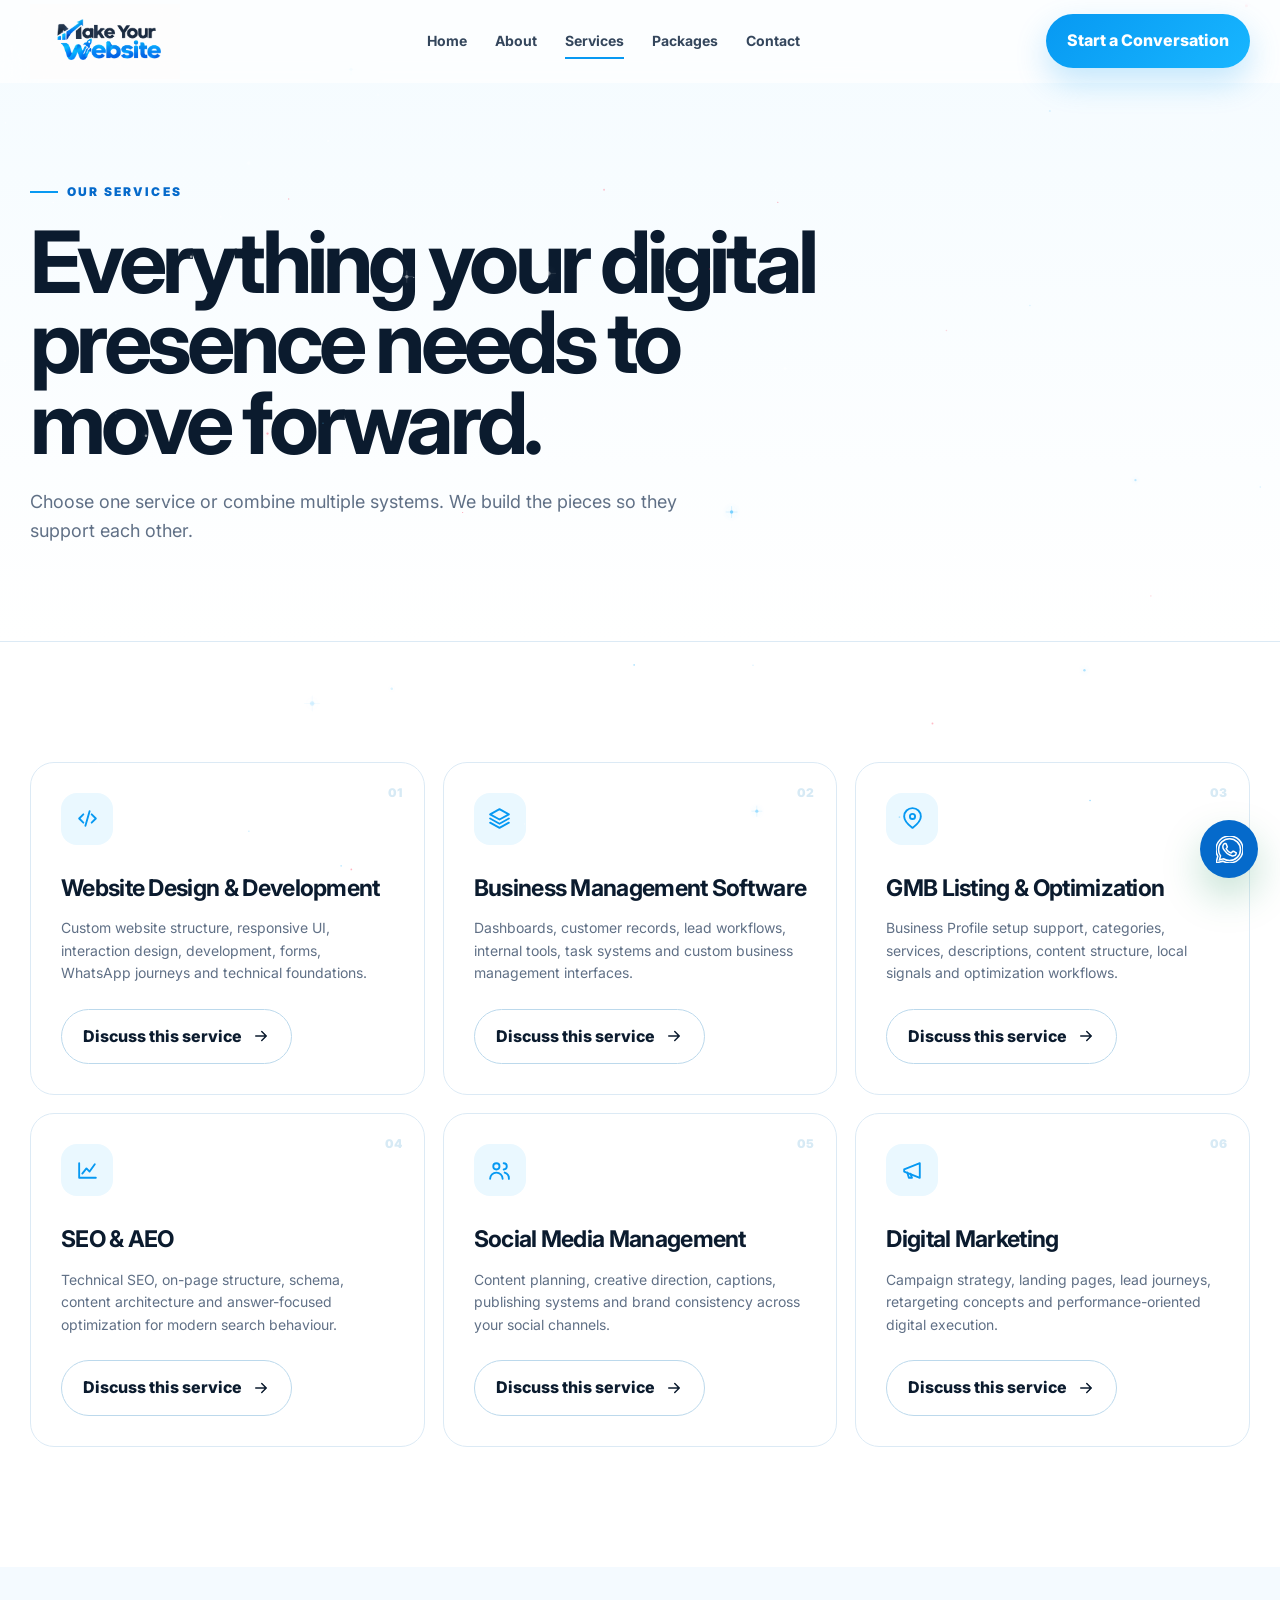
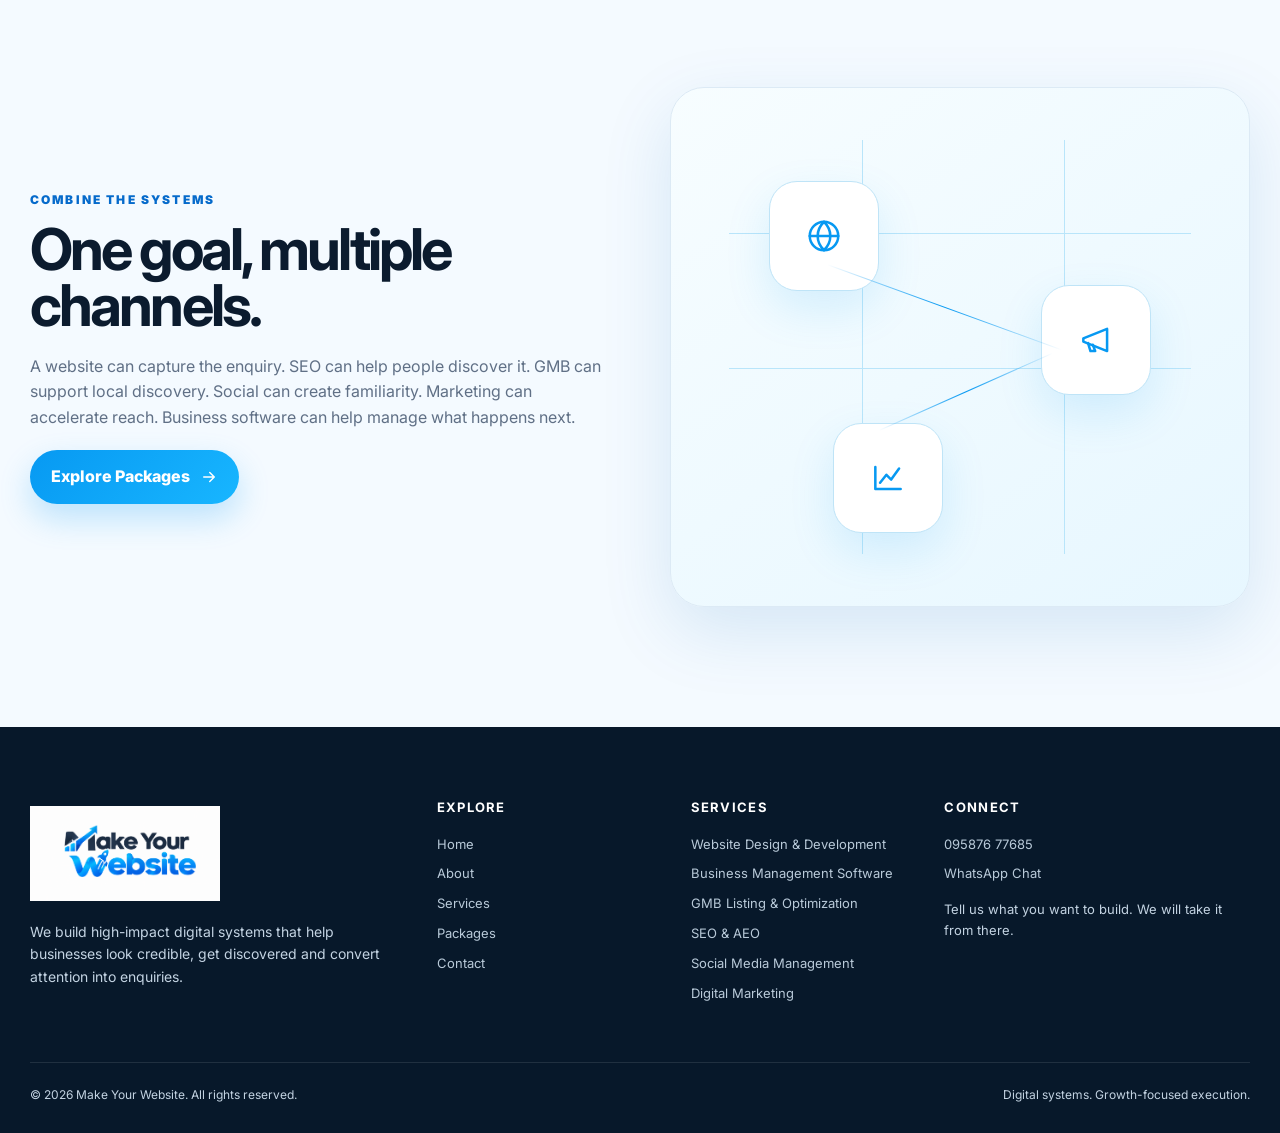
<file: services.html>
<!doctype html>
<html lang="en">
<head>
<meta charset="utf-8">
<meta name="viewport" content="width=device-width,initial-scale=1">
<title>Services | Make Your Website</title>
<meta name="description" content="Make Your Website builds modern websites, business software, Google Business Profile optimization, SEO, AEO, social media and digital marketing systems.">
<link rel="preconnect" href="https://fonts.googleapis.com">
<link rel="preconnect" href="https://fonts.gstatic.com" crossorigin>
<link href="https://fonts.googleapis.com/css2?family=Inter:wght@400;500;600;700;800;900&display=swap" rel="stylesheet">
<link rel="stylesheet" href="style.css">
</head>
<body>
<div class="cursor-glow"></div>

<header class="site-header">
  <div class="container nav">
    <a class="brand" href="index.html"><img src="assets/our-logo.png" alt="Make Your Website"></a>
    <nav class="nav-links">
      <a href="index.html">Home</a>
      <a href="about.html">About</a>
      <a class="active" href="services.html">Services</a>
      <a href="packages.html">Packages</a>
      <a href="contact.html">Contact</a>
    </nav>
    <a class="nav-cta" href="https://wa.me/919587677685?text=Hello%20Make%20Your%20Website%2C%20I%20want%20to%20discuss%20a%20project." target="_blank" rel="noopener">Start a Conversation</a>
    <button class="menu-toggle" aria-label="Open menu"><span></span><span></span><span></span></button>
  </div>
</header>


<main>
<section class="page-hero"><div class="container reveal"><div class="eyebrow">Our services</div><h1>Everything your digital presence needs to move forward.</h1><p>Choose one service or combine multiple systems. We build the pieces so they support each other.</p></div></section>
<section class="section"><div class="container">
<div class="service-grid">
 <article class="service-card reveal" id="web"><span class="num">01</span><div class="icon-box"><svg viewBox="0 0 24 24" fill="none" stroke="currentColor" stroke-width="2" stroke-linecap="round" stroke-linejoin="round"><path d="m8 8-4 4 4 4M16 8l4 4-4 4M14 5l-4 14"/></svg></div><h3>Website Design & Development</h3><p>Custom website structure, responsive UI, interaction design, development, forms, WhatsApp journeys and technical foundations.</p><button class="btn btn-outline" style="margin-top:24px" data-wa="Website Design & Development">Discuss this service <svg viewBox="0 0 24 24" width="18" height="18" fill="none" stroke="currentColor" stroke-width="2" stroke-linecap="round" stroke-linejoin="round"><path d="M5 12h13M13 6l6 6-6 6"/></svg></button></article>
 <article class="service-card reveal" id="software"><span class="num">02</span><div class="icon-box"><svg viewBox="0 0 24 24" fill="none" stroke="currentColor" stroke-width="2" stroke-linecap="round" stroke-linejoin="round"><path d="m12 3 9 5-9 5-9-5 9-5Z"/><path d="m3 12 9 5 9-5M3 16l9 5 9-5"/></svg></div><h3>Business Management Software</h3><p>Dashboards, customer records, lead workflows, internal tools, task systems and custom business management interfaces.</p><button class="btn btn-outline" style="margin-top:24px" data-wa="Business Management Software">Discuss this service <svg viewBox="0 0 24 24" width="18" height="18" fill="none" stroke="currentColor" stroke-width="2" stroke-linecap="round" stroke-linejoin="round"><path d="M5 12h13M13 6l6 6-6 6"/></svg></button></article>
 <article class="service-card reveal" id="gbp"><span class="num">03</span><div class="icon-box"><svg viewBox="0 0 24 24" fill="none" stroke="currentColor" stroke-width="2" stroke-linecap="round" stroke-linejoin="round"><path d="M20 10c0 5-8 11-8 11S4 15 4 10a8 8 0 1 1 16 0Z"/><circle cx="12" cy="10" r="2.5"/></svg></div><h3>GMB Listing & Optimization</h3><p>Business Profile setup support, categories, services, descriptions, content structure, local signals and optimization workflows.</p><button class="btn btn-outline" style="margin-top:24px" data-wa="GMB Listing & Optimization">Discuss this service <svg viewBox="0 0 24 24" width="18" height="18" fill="none" stroke="currentColor" stroke-width="2" stroke-linecap="round" stroke-linejoin="round"><path d="M5 12h13M13 6l6 6-6 6"/></svg></button></article>
 <article class="service-card reveal" id="seo"><span class="num">04</span><div class="icon-box"><svg viewBox="0 0 24 24" fill="none" stroke="currentColor" stroke-width="2" stroke-linecap="round" stroke-linejoin="round"><path d="M4 19V5M4 19h16"/><path d="m7 15 4-5 3 3 5-7"/></svg></div><h3>SEO & AEO</h3><p>Technical SEO, on-page structure, schema, content architecture and answer-focused optimization for modern search behaviour.</p><button class="btn btn-outline" style="margin-top:24px" data-wa="SEO & AEO">Discuss this service <svg viewBox="0 0 24 24" width="18" height="18" fill="none" stroke="currentColor" stroke-width="2" stroke-linecap="round" stroke-linejoin="round"><path d="M5 12h13M13 6l6 6-6 6"/></svg></button></article>
 <article class="service-card reveal" id="social"><span class="num">05</span><div class="icon-box"><svg viewBox="0 0 24 24" fill="none" stroke="currentColor" stroke-width="2" stroke-linecap="round" stroke-linejoin="round"><circle cx="9" cy="8" r="3"/><path d="M3 20a6 6 0 0 1 12 0M16 11a3 3 0 1 0 0-6M17 14a6 6 0 0 1 4 6"/></svg></div><h3>Social Media Management</h3><p>Content planning, creative direction, captions, publishing systems and brand consistency across your social channels.</p><button class="btn btn-outline" style="margin-top:24px" data-wa="Social Media Management">Discuss this service <svg viewBox="0 0 24 24" width="18" height="18" fill="none" stroke="currentColor" stroke-width="2" stroke-linecap="round" stroke-linejoin="round"><path d="M5 12h13M13 6l6 6-6 6"/></svg></button></article>
 <article class="service-card reveal" id="marketing"><span class="num">06</span><div class="icon-box"><svg viewBox="0 0 24 24" fill="none" stroke="currentColor" stroke-width="2" stroke-linecap="round" stroke-linejoin="round"><path d="m4 11 15-6v14L4 13v-2Z"/><path d="M7 14l1.5 5h3L10 15"/></svg></div><h3>Digital Marketing</h3><p>Campaign strategy, landing pages, lead journeys, retargeting concepts and performance-oriented digital execution.</p><button class="btn btn-outline" style="margin-top:24px" data-wa="Digital Marketing">Discuss this service <svg viewBox="0 0 24 24" width="18" height="18" fill="none" stroke="currentColor" stroke-width="2" stroke-linecap="round" stroke-linejoin="round"><path d="M5 12h13M13 6l6 6-6 6"/></svg></button></article>
</div>
</div></section>
<section class="section section-soft">
<div class="container split">
 <div class="reveal"><div class="section-kicker">Combine the systems</div><h2>One goal, multiple channels.</h2><p style="color:var(--muted);margin:20px 0">A website can capture the enquiry. SEO can help people discover it. GMB can support local discovery. Social can create familiarity. Marketing can accelerate reach. Business software can help manage what happens next.</p><a class="btn btn-primary" href="packages.html">Explore Packages <svg viewBox="0 0 24 24" width="18" height="18" fill="none" stroke="currentColor" stroke-width="2" stroke-linecap="round" stroke-linejoin="round"><path d="M5 12h13M13 6l6 6-6 6"/></svg></a></div>
 <div class="visual-panel reveal"><div class="line h h1"></div><div class="line h h2"></div><div class="line v v1"></div><div class="line v v2"></div><div class="node a"><svg viewBox="0 0 24 24" fill="none" stroke="currentColor" stroke-width="2" stroke-linecap="round" stroke-linejoin="round"><circle cx="12" cy="12" r="9"/><path d="M3 12h18M12 3c3 3 4 6 4 9s-1 6-4 9c-3-3-4-6-4-9s1-6 4-9z"/></svg></div><div class="node b"><svg viewBox="0 0 24 24" fill="none" stroke="currentColor" stroke-width="2" stroke-linecap="round" stroke-linejoin="round"><path d="m4 11 15-6v14L4 13v-2Z"/><path d="M7 14l1.5 5h3L10 15"/></svg></div><div class="node c"><svg viewBox="0 0 24 24" fill="none" stroke="currentColor" stroke-width="2" stroke-linecap="round" stroke-linejoin="round"><path d="M4 19V5M4 19h16"/><path d="m7 15 4-5 3 3 5-7"/></svg></div><div class="connector one"></div><div class="connector two"></div></div>
</div></section>
</main>


<footer class="footer">
  <div class="container">
    <div class="footer-grid">
      <div>
        <a class="brand" href="index.html"><img src="assets/our-logo.png" alt="Make Your Website"></a>
        <p style="margin-top:20px;max-width:360px;font-size:14px">We build high-impact digital systems that help businesses look credible, get discovered and convert attention into enquiries.</p>
      </div>
      <div>
        <h4>Explore</h4>
        <a href="index.html">Home</a><a href="about.html">About</a><a href="services.html">Services</a><a href="packages.html">Packages</a><a href="contact.html">Contact</a>
      </div>
      <div>
        <h4>Services</h4>
        <a href="services.html#web">Website Design & Development</a>
        <a href="services.html#software">Business Management Software</a>
        <a href="services.html#gbp">GMB Listing & Optimization</a>
        <a href="services.html#seo">SEO & AEO</a>
        <a href="services.html#social">Social Media Management</a>
        <a href="services.html#marketing">Digital Marketing</a>
      </div>
      <div>
        <h4>Connect</h4>
        <a href="tel:+919587677685">095876 77685</a>
        <a href="https://wa.me/919587677685?text=Hello%20Make%20Your%20Website" target="_blank" rel="noopener">WhatsApp Chat</a>
        <p style="font-size:13px;margin-top:15px">Tell us what you want to build. We will take it from there.</p>
      </div>
    </div>
    <div class="footer-bottom"><span>© 2026 Make Your Website. All rights reserved.</span><span>Digital systems. Growth-focused execution.</span></div>
  </div>
</footer>

<a class="floating-wa" href="https://wa.me/919587677685?text=Hello%20Make%20Your%20Website%2C%20I%20want%20to%20start%20a%20project." target="_blank" rel="noopener" aria-label="Chat on WhatsApp">
  <svg viewBox="0 0 32 32" width="28" height="28" fill="currentColor" xmlns="http://www.w3.org/2000/svg">
    <path d="M16.004 0C7.164 0 0 7.163 0 16.002c0 2.822.738 5.577 2.14 8.003L0 32l8.2-2.153a15.94 15.94 0 0 0 7.803 2.05h.005c8.838 0 16-7.163 16-16.001 0-4.274-1.665-8.293-4.689-11.316A15.9 15.9 0 0 0 16.004 0zm0 29.088a12.9 12.9 0 0 1-6.607-1.81l-.474-.281-4.868 1.278 1.3-4.744-.309-.487a12.9 12.9 0 0 1-1.98-6.883c0-7.148 5.816-12.963 12.964-12.963 3.462 0 6.716 1.35 9.163 3.8a12.87 12.87 0 0 1 3.795 9.17c-.001 7.147-5.817 12.92-12.984 12.92zm7.106-9.695c-.389-.195-2.302-1.136-2.66-1.266-.357-.13-.617-.195-.877.195-.26.389-1.006 1.266-1.234 1.526-.227.26-.454.292-.843.098-.389-.195-1.643-.606-3.13-1.933-1.157-1.032-1.938-2.307-2.165-2.696-.227-.389-.024-.6.171-.794.176-.175.389-.454.584-.681.194-.227.259-.389.389-.649.13-.26.065-.487-.033-.681-.098-.195-.877-2.113-1.202-2.894-.316-.76-.638-.657-.877-.67-.227-.011-.487-.013-.746-.013a1.44 1.44 0 0 0-1.038.487c-.357.389-1.363 1.331-1.363 3.246 0 1.914 1.395 3.764 1.589 4.024.194.26 2.746 4.194 6.653 5.882.93.402 1.657.642 2.223.822.934.297 1.783.255 2.455.155.749-.112 2.302-.941 2.627-1.85.324-.909.324-1.688.227-1.85-.097-.163-.357-.26-.746-.454z"/>
  </svg>
</a>
<div class="toast" id="toast"></div>

<script src="script.js"></script>
</body>
</html>
</file>
<file: style.css>
/* =========================================================
   MAKE YOUR WEBSITE
   MAIN STYLESHEET
   ========================================================= */

/* =========================================================
   1. VARIABLES & RESET
   ========================================================= */

:root {
  --blue: #0799f2;
  --blue-2: #18b6ff;
  --blue-dark: #056acb;
  --ink: #0b1b2e;
  --muted: #607086;
  --line: #dceaf5;
  --soft: #f4faff;
  --white: #fff;
  --shadow: 0 24px 70px rgba(9,104,178,.13);
  --radius: 24px;
  --max: 1220px;
}
* {
  box-sizing: border-box;
  margin: 0;
  padding: 0;
}
html {
  scroll-behavior: smooth;
}
body {
  font-family: Inter,ui-sans-serif,system-ui,-apple-system,BlinkMacSystemFont,"Segoe UI",sans-serif;
  color: var(--ink);
  background: #fff;
  overflow-x: hidden;
  line-height: 1.6;
}
a {
  text-decoration: none;
  color: inherit;
}
button,
input,
textarea,
select {
  font: inherit;
}
button {
  cursor: pointer;
}
img {
  max-width: 100%;
  display: block;
}
.container {
  width: min(calc(100% - 40px),var(--max));
  margin: auto;
}

/* =========================================================
   2. HEADER & NAVIGATION
   ========================================================= */

.site-header {
  position: fixed;
  top: 0;
  left: 0;
  right: 0;
  z-index: 1000;
  transition: .35s ease;
  background: rgba(255,255,255,.72);
  backdrop-filter: blur(16px);
  border-bottom: 1px solid transparent;
}
.site-header.scrolled {
  background: rgba(255,255,255,.94);
  border-color: var(--line);
  box-shadow: 0 8px 30px rgba(12,66,104,.06);
}
.nav {
  height: 82px;
  display: flex;
  align-items: center;
  justify-content: space-between;
  gap: 30px;
}
.brand img {
  width: 150px;
  height: auto;
}
.nav-links {
  display: flex;
  align-items: center;
  gap: 28px;
  font-size: 14px;
  font-weight: 700;
  color: #34465c;
}
.nav-links a {
  position: relative;
  padding: 7px 0;
}
.nav-links a:after {
  content: "";
  position: absolute;
  left: 0;
  bottom: 0;
  width: 0;
  height: 2px;
  background: var(--blue);
  transition: .3s;
}
.nav-links a:hover:after,
.nav-links a.active:after {
  width: 100%;
}
.nav-cta,
.btn {
  display: inline-flex;
  align-items: center;
  justify-content: center;
  gap: 10px;
  border: 0;
  border-radius: 999px;
  padding: 14px 21px;
  font-weight: 800;
  transition: .3s ease;
}
.nav-cta,
.btn-primary {
  background: linear-gradient(135deg,var(--blue),var(--blue-2));
  color: white;
  box-shadow: 0 14px 32px rgba(7,153,242,.24);
}
.nav-cta:hover,
.btn-primary:hover {
  transform: translateY(-3px);
  box-shadow: 0 18px 38px rgba(7,153,242,.32);
}
.btn-outline {
  border: 1px solid #bcd9ec;
  background: #fff;
  color: var(--ink);
}
.btn-outline:hover {
  border-color: var(--blue);
  color: var(--blue);
  transform: translateY(-3px);
}
.menu-toggle {
  display: none;
  border: 0;
  background: transparent;
  width: 44px;
  height: 44px;
  border-radius: 12px;
}
.menu-toggle span {
  display: block;
  width: 23px;
  height: 2px;
  background: var(--ink);
  margin: 5px auto;
}

/* =========================================================
   3. HERO SECTION
   ========================================================= */

.hero {
  min-height: 930px;
  display: flex;
  align-items: center;
  position: relative;
  overflow: hidden;
  padding: 145px 0 100px;
  background: radial-gradient(circle at 84% 28%,rgba(24,182,255,.20),transparent 27%),
  radial-gradient(circle at 8% 75%,rgba(7,153,242,.08),transparent 28%),
  linear-gradient(180deg,#fff 0%,#f7fcff 100%);
}
.hero-grid {
  display: grid;
  grid-template-columns: 1.04fr .96fr;
  gap: 60px;
  align-items: center;
}
.eyebrow {
  display: inline-flex;
  align-items: center;
  gap: 9px;
  color: var(--blue-dark);
  font-size: 12px;
  font-weight: 900;
  letter-spacing: .18em;
  text-transform: uppercase;
  margin-bottom: 20px;
}
.eyebrow:before {
  content: "";
  width: 28px;
  height: 2px;
  background: var(--blue);
}
h1 {
  font-size: clamp(52px,6.2vw,94px);
  line-height: .94;
  letter-spacing: -.055em;
  max-width: 900px;
}
.hero h1 span {
  color: var(--blue);
}
.hero-copy {
  font-size: 19px;
  color: var(--muted);
  max-width: 650px;
  margin: 30px 0 34px;
}
.actions {
  display: flex;
  flex-wrap: wrap;
  gap: 13px;
}
.hero-meta {
  display: flex;
  gap: 28px;
  flex-wrap: wrap;
  margin-top: 44px;
}
.metric strong {
  font-size: 29px;
  letter-spacing: -.04em;
}
.metric span {
  display: block;
  font-size: 12px;
  color: var(--muted);
  font-weight: 700;
  text-transform: uppercase;
  letter-spacing: .1em;
}
.hero-art {
  position: relative;
  min-height: 560px;
}
.glow-orb {
  position: absolute;
  width: 470px;
  height: 470px;
  right: 4%;
  top: 40px;
  border-radius: 50%;
  background: radial-gradient(circle,rgba(24,182,255,.26),rgba(7,153,242,.06) 48%,transparent 70%);
  filter: blur(2px);
  animation: pulse 5s ease-in-out infinite;
}
.arch-card {
  position: absolute;
  inset: 70px 0 30px 55px;
  border: 1px solid rgba(7,153,242,.22);
  border-radius: 42px;
  background: rgba(255,255,255,.76);
  box-shadow: var(--shadow);
  transform: rotate(3deg);
  backdrop-filter: blur(12px);
  overflow: hidden;
}
.arch-card:before,
.arch-card:after {
  content: "";
  position: absolute;
  border: 1px solid rgba(7,153,242,.18);
  border-radius: 50%;
  width: 360px;
  height: 360px;
  left: 50%;
  top: 50%;
  transform: translate(-50%,-50%);
}
.arch-card:after {
  width: 220px;
  height: 220px;
}
.grid-lines {
  position: absolute;
  inset: 0;
  background-image: linear-gradient(rgba(7,153,242,.08) 1px,transparent 1px),linear-gradient(90deg,rgba(7,153,242,.08) 1px,transparent 1px);
  background-size: 36px 36px;
  mask-image: linear-gradient(to bottom,transparent,black 15%,black 85%,transparent);
}
.orbit {
  position: absolute;
  left: 50%;
  top: 50%;
  width: 320px;
  height: 320px;
  border: 1px solid rgba(7,153,242,.25);
  border-radius: 50%;
  transform: translate(-50%,-50%);
  animation: spin 18s linear infinite;
}
.orbit i {
  position: absolute;
  width: 14px;
  height: 14px;
  border-radius: 50%;
  background: var(--blue);
  box-shadow: 0 0 22px rgba(7,153,242,.6);
  top: -7px;
  left: 50%;
}
.center-mark {
  position: absolute;
  left: 50%;
  top: 50%;
  transform: translate(-50%,-50%);
  width: 125px;
  height: 125px;
  border-radius: 34px;
  background: linear-gradient(145deg,#fff,#e8f7ff);
  border: 1px solid #c9e7f7;
  display: grid;
  place-items: center;
  box-shadow: 0 25px 55px rgba(7,153,242,.18);
}
.center-mark svg {
  width: 62px;
  height: 62px;
  stroke: var(--blue);
  fill: none;
  stroke-width: 1.8;
}
.floating-card {
  position: absolute;
  padding: 16px 18px;
  background: #fff;
  border: 1px solid var(--line);
  border-radius: 18px;
  box-shadow: 0 18px 50px rgba(12,66,104,.12);
  font-size: 12px;
  font-weight: 900;
  letter-spacing: .05em;
}
.floating-card.one {
  top: 35px;
  left: 5px;
  animation: float 4s ease-in-out infinite;
}
.floating-card.two {
  right: 0;
  bottom: 82px;
  animation: float 4.5s ease-in-out infinite .4s;
}
.floating-card.three {
  left: 40px;
  bottom: 10px;
  animation: float 4.2s ease-in-out infinite .8s;
}

/* =========================================================
   4. SECTIONS (SHARED)
   ========================================================= */

.section {
  padding: 120px 0;
}
.section-soft {
  background: var(--soft);
}
.section-head {
  display: flex;
  justify-content: space-between;
  align-items: end;
  gap: 30px;
  margin-bottom: 52px;
}
.section-kicker {
  color: var(--blue-dark);
  font-size: 12px;
  font-weight: 900;
  letter-spacing: .18em;
  text-transform: uppercase;
}
.section h2 {
  font-size: clamp(38px,4.5vw,64px);
  line-height: .98;
  letter-spacing: -.05em;
  margin-top: 12px;
}
.section-intro {
  max-width: 530px;
  color: var(--muted);
}
.ticker {
  overflow: hidden;
  border-top: 1px solid var(--line);
  border-bottom: 1px solid var(--line);
  background: #fff;
  white-space: nowrap;
}
.ticker-track {
  display: inline-flex;
  min-width: max-content;
  gap: 55px;
  padding: 21px 0;
  animation: ticker 28s linear infinite;
}
.ticker-item {
  font-size: 12px;
  font-weight: 900;
  letter-spacing: .14em;
  text-transform: uppercase;
  color: #4d6278;
}
.ticker-item:before {
  content: "";
  display: inline-block;
  width: 7px;
  height: 7px;
  border-radius: 50%;
  background: var(--blue);
  margin-right: 14px;
  vertical-align: 1px;
}

/* =========================================================
   5. SERVICES GRID
   ========================================================= */

.service-grid {
  display: grid;
  grid-template-columns: repeat(3,1fr);
  gap: 18px;
}
.service-card {
  position: relative;
  padding: 30px;
  border: 1px solid var(--line);
  border-radius: var(--radius);
  background: #fff;
  min-height: 280px;
  overflow: hidden;
  transition: .4s ease;
}
.service-card:hover {
  transform: translateY(-9px);
  border-color: #a7dcf7;
  box-shadow: var(--shadow);
}
.icon-box {
  width: 52px;
  height: 52px;
  border-radius: 16px;
  background: #eaf8ff;
  color: var(--blue);
  display: grid;
  place-items: center;
  margin-bottom: 25px;
}
.icon-box svg {
  width: 25px;
  height: 25px;
  stroke: currentColor;
  fill: none;
  stroke-width: 1.8;
}
.service-card h3 {
  font-size: 23px;
  letter-spacing: -.03em;
  margin-bottom: 11px;
}
.service-card p {
  color: var(--muted);
  font-size: 14px;
}
.service-card .num {
  position: absolute;
  right: 22px;
  top: 20px;
  color: #d7eaf5;
  font-size: 12px;
  font-weight: 900;
}

/* =========================================================
   6. SCROLL REVEAL ANIMATION
   ========================================================= */

.reveal {
  opacity: 0;
  transform: translateY(35px);
  transition: opacity .8s ease,transform .8s ease;
}
.reveal.show {
  opacity: 1;
  transform: none;
}
.marquee-note {
  display: flex;
  align-items: center;
  justify-content: center;
  gap: 12px;
  color: var(--muted);
  font-size: 13px;
  margin-top: 28px;
}
.marquee-note span {
  width: 8px;
  height: 8px;
  border-radius: 50%;
  background: #21c17a;
  box-shadow: 0 0 0 6px rgba(33,193,122,.10);
}

/* =========================================================
   7. PROCESS / HOW WE WORK
   ========================================================= */

.process {
  display: grid;
  grid-template-columns: 1fr 1fr;
  gap: 22px;
}
.process-card {
  padding: 34px;
  border-radius: 26px;
  background: #fff;
  border: 1px solid var(--line);
  position: relative;
  min-height: 230px;
  transition: border-color .35s ease, box-shadow .35s ease, transform .35s ease;
}
.process-card:hover {
  border-color: var(--blue);
  box-shadow: 0 0 0 3px rgba(7,153,242,.15), 0 20px 50px rgba(7,153,242,.18);
  transform: translateY(-4px);
}
.process-card strong {
  display: block;
  color: var(--blue);
  font-size: 12px;
  letter-spacing: .16em;
  margin-bottom: 35px;
}
.process-card h3 {
  font-size: 27px;
  letter-spacing: -.04em;
  margin-bottom: 10px;
}
.process-card p {
  color: var(--muted);
  font-size: 14px;
  max-width: 450px;
}
.process-card:after {
  content: "";
  position: absolute;
  right: 30px;
  bottom: 25px;
  width: 75px;
  height: 75px;
  border-radius: 50%;
  border: 1px solid #cceafa;
  background: transparent;
  transition: background .35s ease, border-color .35s ease;
}
.process-card:hover:after {
  background: var(--blue);
  border-color: var(--blue);
}

/* =========================================================
   8. VISUAL PANEL / SPLIT SECTION
   ========================================================= */

.split {
  display: grid;
  grid-template-columns: 1fr 1fr;
  gap: 60px;
  align-items: center;
}
.visual-panel {
  min-height: 520px;
  border-radius: 34px;
  background: linear-gradient(145deg,#f7fdff,#e7f7ff);
  border: 1px solid var(--line);
  position: relative;
  overflow: hidden;
  box-shadow: var(--shadow);
}
.visual-panel .line {
  position: absolute;
  background: #b9e5fa;
}
.visual-panel .line.h {
  height: 1px;
  left: 10%;
  right: 10%;
}
.visual-panel .line.v {
  width: 1px;
  top: 10%;
  bottom: 10%;
}
.visual-panel .h1 {
  top: 28%;
}
.visual-panel .h2 {
  top: 54%;
}
.visual-panel .v1 {
  left: 33%;
}
.visual-panel .v2 {
  left: 68%;
}
.node {
  position: absolute;
  width: 110px;
  height: 110px;
  border-radius: 28px;
  background: #fff;
  border: 1px solid #bfe4f7;
  box-shadow: 0 18px 45px rgba(7,153,242,.13);
  display: grid;
  place-items: center;
  color: var(--blue);
  animation: float 4s ease-in-out infinite;
}
.node svg {
  width: 38px;
  height: 38px;
  stroke: currentColor;
  fill: none;
  stroke-width: 1.6;
}
.node.a {
  left: 17%;
  top: 18%;
}
.node.b {
  right: 17%;
  top: 38%;
  animation-delay: .5s;
}
.node.c {
  left: 28%;
  bottom: 14%;
  animation-delay: 1s;
}
.connector {
  position: absolute;
  height: 1px;
  background: linear-gradient(90deg,transparent,var(--blue),transparent);
  transform-origin: left center;
}
.connector.one {
  width: 250px;
  left: 27%;
  top: 34%;
  transform: rotate(20deg);
}
.connector.two {
  width: 190px;
  left: 36%;
  top: 66%;
  transform: rotate(-24deg);
}
.quote-box {
  padding: 35px;
  border-radius: 28px;
  background: var(--ink);
  color: #fff;
  position: relative;
  overflow: hidden;
}
.quote-box:before {
  content: "";
  position: absolute;
  width: 280px;
  height: 280px;
  border-radius: 50%;
  right: -120px;
  top: -130px;
  background: rgba(24,182,255,.18);
}
.quote-box p {
  font-size: 22px;
  line-height: 1.35;
  position: relative;
}
.quote-box small {
  display: block;
  color: #b7c8d9;
  margin-top: 20px;
}

/* =========================================================
   9. CTA BAND
   ========================================================= */

.cta-band {
  padding: 85px 0;
  background: linear-gradient(120deg,#0578dc,#0bb6fa);
  color: #fff;
  position: relative;
  overflow: hidden;
}
.cta-band:after {
  content: "";
  position: absolute;
  width: 500px;
  height: 500px;
  border: 1px solid rgba(255,255,255,.17);
  border-radius: 50%;
  right: -140px;
  top: -250px;
}
.cta-band h2 {
  font-size: clamp(40px,5vw,70px);
  line-height: .96;
  letter-spacing: -.05em;
  max-width: 820px;
}
.cta-band p {
  max-width: 630px;
  margin: 20px 0 28px;
  color: #e8f8ff;
}
.btn-white {
  background: #fff;
  color: var(--blue-dark);
}
.btn-white:hover {
  transform: translateY(-3px);
  box-shadow: 0 18px 35px rgba(0,0,0,.12);
}

/* =========================================================
   10. INNER PAGE HERO (about/services/packages/contact)
   ========================================================= */

.page-hero {
  padding: 175px 0 95px;
  background: linear-gradient(180deg,#f4fbff,#fff);
  border-bottom: 1px solid var(--line);
}
.page-hero h1 {
  font-size: clamp(48px,7vw,86px);
  max-width: 850px;
}
.page-hero p {
  max-width: 690px;
  color: var(--muted);
  font-size: 18px;
  margin-top: 24px;
}
.about-grid {
  display: grid;
  grid-template-columns: 1.1fr .9fr;
  gap: 70px;
  align-items: start;
}
.big-number {
  font-size: clamp(75px,10vw,150px);
  font-weight: 900;
  line-height: .8;
  letter-spacing: -.08em;
  color: #dff4ff;
}
.timeline {
  border-left: 1px solid #bcdff2;
  padding-left: 30px;
  display: grid;
  gap: 28px;
}
.timeline-item {
  position: relative;
}
.timeline-item:before {
  content: "";
  position: absolute;
  width: 10px;
  height: 10px;
  border-radius: 50%;
  background: var(--blue);
  left: -36px;
  top: 8px;
  box-shadow: 0 0 0 7px #e7f7ff;
}
.timeline-item h3 {
  font-size: 21px;
  margin-bottom: 6px;
}
.timeline-item p {
  color: var(--muted);
  font-size: 14px;
}

/* =========================================================
   11. PACKAGES / PRICING
   ========================================================= */

.packages {
  display: grid;
  grid-template-columns: repeat(3,1fr);
  gap: 18px;
}
.package {
  border: 1px solid var(--line);
  border-radius: 28px;
  padding: 34px;
  background: #fff;
  transition: .4s;
  position: relative;
  overflow: hidden;
}
.package.featured {
  border-color: #7bd0f8;
  box-shadow: 0 22px 65px rgba(7,153,242,.13);
}
.package:hover {
  transform: translateY(-8px);
}
.package-tag {
  display: inline-flex;
  padding: 7px 10px;
  border-radius: 999px;
  background: #eaf8ff;
  color: var(--blue-dark);
  font-size: 10px;
  font-weight: 900;
  letter-spacing: .12em;
  text-transform: uppercase;
}
.package h3 {
  font-size: 31px;
  margin: 22px 0 9px;
  letter-spacing: -.04em;
}
.package p {
  color: var(--muted);
  font-size: 14px;
  min-height: 50px;
}
.package ul {
  list-style: none;
  margin: 25px 0;
  display: grid;
  gap: 13px;
}
.package li {
  display: flex;
  gap: 10px;
  align-items: flex-start;
  font-size: 14px;
}
.package li svg {
  width: 17px;
  height: 17px;
  stroke: var(--blue);
  flex: none;
  margin-top: 3px;
}

/* =========================================================
   12. CONTACT FORM
   ========================================================= */

.contact-grid {
  display: grid;
  grid-template-columns: .8fr 1.2fr;
  gap: 24px;
}
.contact-card {
  padding: 34px;
  border: 1px solid var(--line);
  border-radius: 28px;
  background: #fff;
}
.contact-card h3 {
  font-size: 28px;
  margin-bottom: 10px;
}
.contact-card p {
  color: var(--muted);
  font-size: 14px;
}
.contact-item {
  display: flex;
  gap: 15px;
  align-items: center;
  margin-top: 24px;
}
.contact-item .icon-box {
  margin: 0;
  width: 45px;
  height: 45px;
  flex: none;
}
.contact-item strong {
  display: block;
  font-size: 14px;
}
.contact-item span {
  display: block;
  color: var(--muted);
  font-size: 13px;
}
.form-grid {
  display: grid;
  grid-template-columns: 1fr 1fr;
  gap: 15px;
}
.field {
  display: grid;
  gap: 8px;
  margin-bottom: 15px;
}
.field.full {
  grid-column: 1/-1;
}
.field label {
  font-size: 12px;
  font-weight: 900;
  letter-spacing: .08em;
  text-transform: uppercase;
  color: #43566d;
}
.field input,
.field textarea,
.field select {
  width: 100%;
  border: 1px solid #cfe2ef;
  border-radius: 14px;
  padding: 14px 15px;
  outline: 0;
  background: #fbfdff;
  color: var(--ink);
  transition: .25s;
}
.field textarea {
  min-height: 150px;
  resize: vertical;
}
.field input:focus,
.field textarea:focus,
.field select:focus {
  border-color: var(--blue);
  box-shadow: 0 0 0 4px rgba(7,153,242,.08);
}

/* =========================================================
   13. FOOTER
   ========================================================= */

.footer {
  padding: 70px 0 28px;
  background: #07182a;
  color: #c3d3e2;
}
.footer-grid {
  display: grid;
  grid-template-columns: 1.2fr .7fr .7fr 1fr;
  gap: 40px;
}
.footer .brand img {
  width: 190px;
  height: auto;
  filter: none;
  display: block;
}
.footer h4 {
  color: #fff;
  margin-bottom: 16px;
  font-size: 13px;
  letter-spacing: .1em;
  text-transform: uppercase;
}
.footer a {
  font-size: 13px;
  display: block;
  margin: 9px 0;
  color: #b9cad9;
}
.footer a:hover {
  color: #fff;
}
.footer-bottom {
  border-top: 1px solid rgba(255,255,255,.1);
  margin-top: 50px;
  padding-top: 22px;
  font-size: 12px;
  display: flex;
  justify-content: space-between;
  gap: 20px;
}

/* =========================================================
   14. FLOATING WHATSAPP BUTTON & MISC UI
   ========================================================= */

.floating-wa {
  position: fixed;
  right: 22px;
  bottom: 22px;
  z-index: 1200;
  width: 58px;
  height: 58px;
  border-radius: 50%;
  display: grid;
  place-items: center;
  background: #056acb;
  color: #fff;
  box-shadow: 0 18px 38px rgba(16,134,80,.25);
  transition: .3s;
}
.floating-wa:hover {
  transform: translateY(-5px) scale(1.04);
}
.floating-wa svg {
  width: 27px;
  height: 27px;
  stroke: white;
  fill: none;
  stroke-width: 1.8;
}
.cursor-glow {
  position: fixed;
  pointer-events: none;
  width: 260px;
  height: 260px;
  border-radius: 50%;
  background: radial-gradient(circle,rgba(24,182,255,.10),transparent 65%);
  transform: translate(-50%,-50%);
  z-index: -1;
}
.toast {
  position: fixed;
  right: 24px;
  bottom: 95px;
  background: #0b1b2e;
  color: #fff;
  padding: 13px 17px;
  border-radius: 13px;
  font-size: 13px;
  opacity: 0;
  transform: translateY(12px);
  pointer-events: none;
  transition: .3s;
  z-index: 1300;
}
.toast.show {
  opacity: 1;
  transform: none;
}

/* =========================================================
   15. KEYFRAMES
   ========================================================= */

@keyframes ticker {
  to {
    transform: translateX(-50%);
  }
}
@keyframes float {
  50% {
    transform: translateY(-10px);
  }
}
@keyframes pulse {
  50% {
    transform: scale(1.08);
    opacity: .8;
  }
}
@keyframes spin {
  to {
    transform: translate(-50%,-50%) rotate(360deg);
  }
}

/* =========================================================
   16. RESPONSIVE — TABLET (<=1000px)
   ========================================================= */

@media(max-width:1000px) {
  .nav-links {
    position: fixed;
    left: 20px;
    right: 20px;
    top: 90px;
    background: #fff;
    border: 1px solid var(--line);
    border-radius: 20px;
    padding: 18px;
    display: none;
    flex-direction: column;
    align-items: stretch;
    box-shadow: var(--shadow);
  }
  .nav-links.open {
    display: flex;
  }
  .nav-cta {
    display: none;
  }
  .menu-toggle {
    display: block;
  }
  .hero {
    min-height: auto;
    padding: 145px 0 85px;
  }
  .hero-grid,
  .split,
  .about-grid,
  .contact-grid {
    grid-template-columns: 1fr;
  }
  .hero-art {
    min-height: 520px;
  }
  .service-grid,
  .packages {
    grid-template-columns: 1fr 1fr;
  }
  .footer-grid {
    grid-template-columns: 1fr 1fr;
  }
}

/* =========================================================
   17. RESPONSIVE — MOBILE (<=680px)
   ========================================================= */

@media(max-width:680px) {
  .container {
    width: min(calc(100% - 28px),var(--max));
  }
  .nav {
    height: 72px;
  }
  .brand img {
    width: 165px;
  }
  .hero {
    padding-top: 120px;
  }
  .hero h1 {
    font-size: 52px;
  }
  .hero-copy {
    font-size: 16px;
  }
  .hero-meta {
    gap: 18px;
  }
  .metric strong {
    font-size: 24px;
  }
  .hero-art {
    min-height: 400px;
  }
  .arch-card {
    inset: 35px 5px 25px 15px;
  }
  .glow-orb {
    width: 330px;
    height: 330px;
  }
  .orbit {
    width: 220px;
    height: 220px;
  }
  .center-mark {
    width: 95px;
    height: 95px;
  }
  .center-mark svg {
    width: 48px;
    height: 48px;
  }
  .floating-card {
    font-size: 9px;
    padding: 11px;
  }
  .floating-card.one {
    left: 0;
  }
  .floating-card.two {
    right: 0;
  }
  .floating-card.three {
    left: 10px;
  }
  .section {
    padding: 82px 0;
  }
  .section-head {
    display: block;
  }
  .section-intro {
    margin-top: 18px;
  }
  .service-grid,
  .packages,
  .process {
    grid-template-columns: 1fr;
  }
  .process-card {
    min-height: 200px;
  }
  .visual-panel {
    min-height: 390px;
  }
  .node {
    width: 78px;
    height: 78px;
    border-radius: 20px;
  }
  .node svg {
    width: 28px;
    height: 28px;
  }
  .connector.one {
    width: 145px;
  }
  .connector.two {
    width: 120px;
  }
  .page-hero {
    padding: 130px 0 70px;
  }
  .page-hero h1 {
    font-size: 51px;
  }
  .form-grid {
    grid-template-columns: 1fr;
  }
  .field.full {
    grid-column: auto;
  }
  .footer-grid {
    grid-template-columns: 1fr;
  }
  .footer-bottom {
    display: block;
  }
  .footer-bottom span {
    display: block;
    margin-top: 8px;
  }
  .floating-wa {
    right: 15px;
    bottom: 15px;
  }
}
</file>
